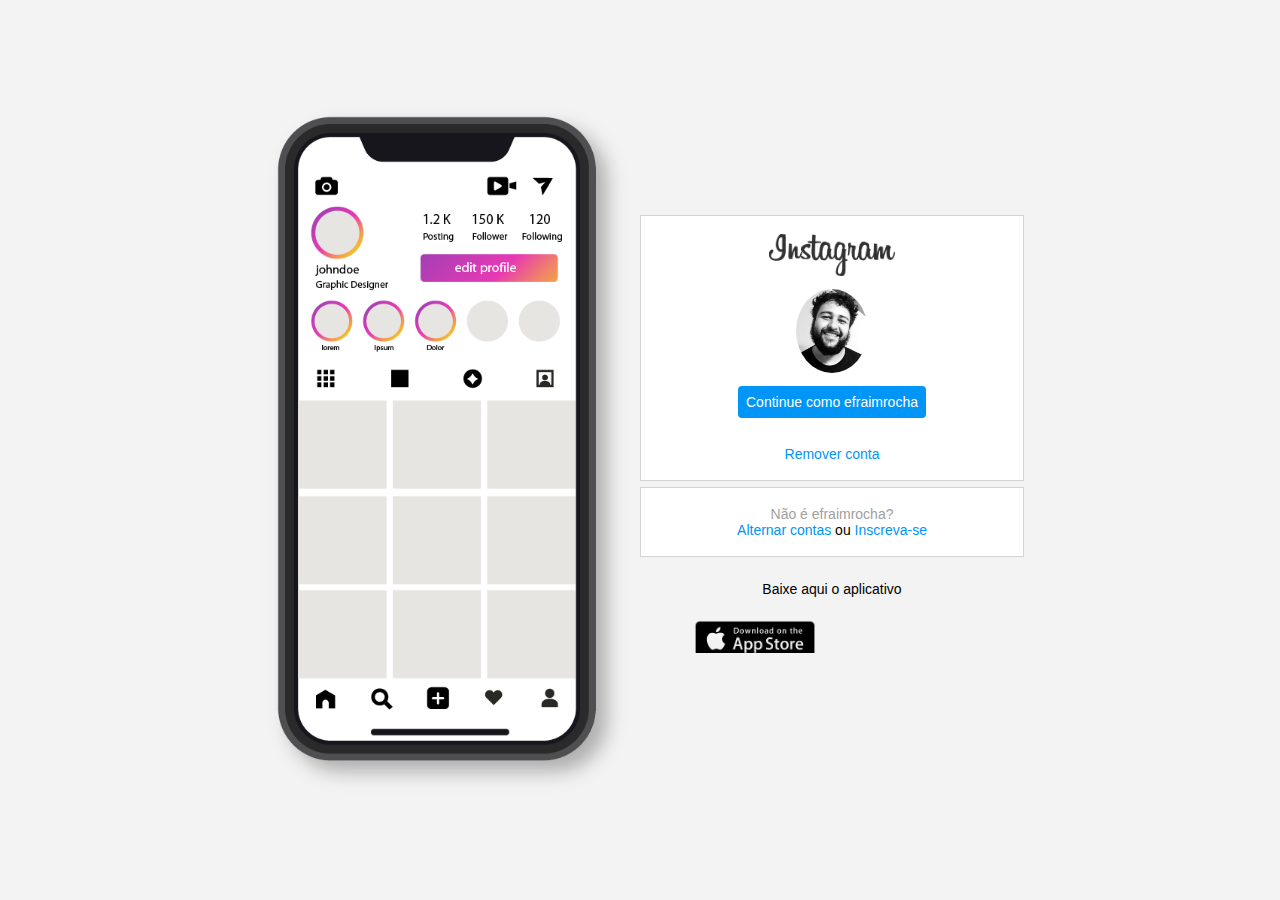
<file: Modulo2_HTML_CSS3_JS/instagram-recriando/index.html>
<!DOCTYPE html>
<html lang="en">
<head>
    <meta charset="UTF-8">
    <meta http-equiv="X-UA-Compatible" content="IE=edge">
    <meta name="viewport" content="width=device-width, initial-scale=1.0">
    <link rel="stylesheet" href="style.css">
    <title>Instagram</title>
</head>
<body>
    <div class="instagram-wrapper">
        <div class="instagram-phone">
            <img src="./img/instagram-celular.png" alt="celular">

        </div>
        <div class="instagram-continue">
            <div class="group">
                <img src="./img/logo-instagram.png" class="instagram-logo" alt="instagram logo">
                <div class="profile-photo">
                    <img src=".\img\perfil-instagram.jpg" alt="foto de perfil">
                </div>
                <a href="#" class="instagram-login">Continue como efraimrocha</a>
                <a href="#" class="instagram-logout">Remover conta</a>
            </div>
            <div class="group">
                <p class="not-acount">Não é efraimrocha?</p>
                <p class="notacount">
                    <span class="link-blue">Alternar contas</span>
                    ou
                    <span class="link-blue">Inscreva-se</span>           
                </p>
            </div>
            <div class="get-the-app">
                <p class="get-app">Baixe aqui o aplicativo</p>
                <div class="download">
                    <a href="#" class="app-download"></a>
                    <a href="#" class="app-download"></a>
                </div>
            </div>
        </div>
    </div>
</body>
</html>
</file>
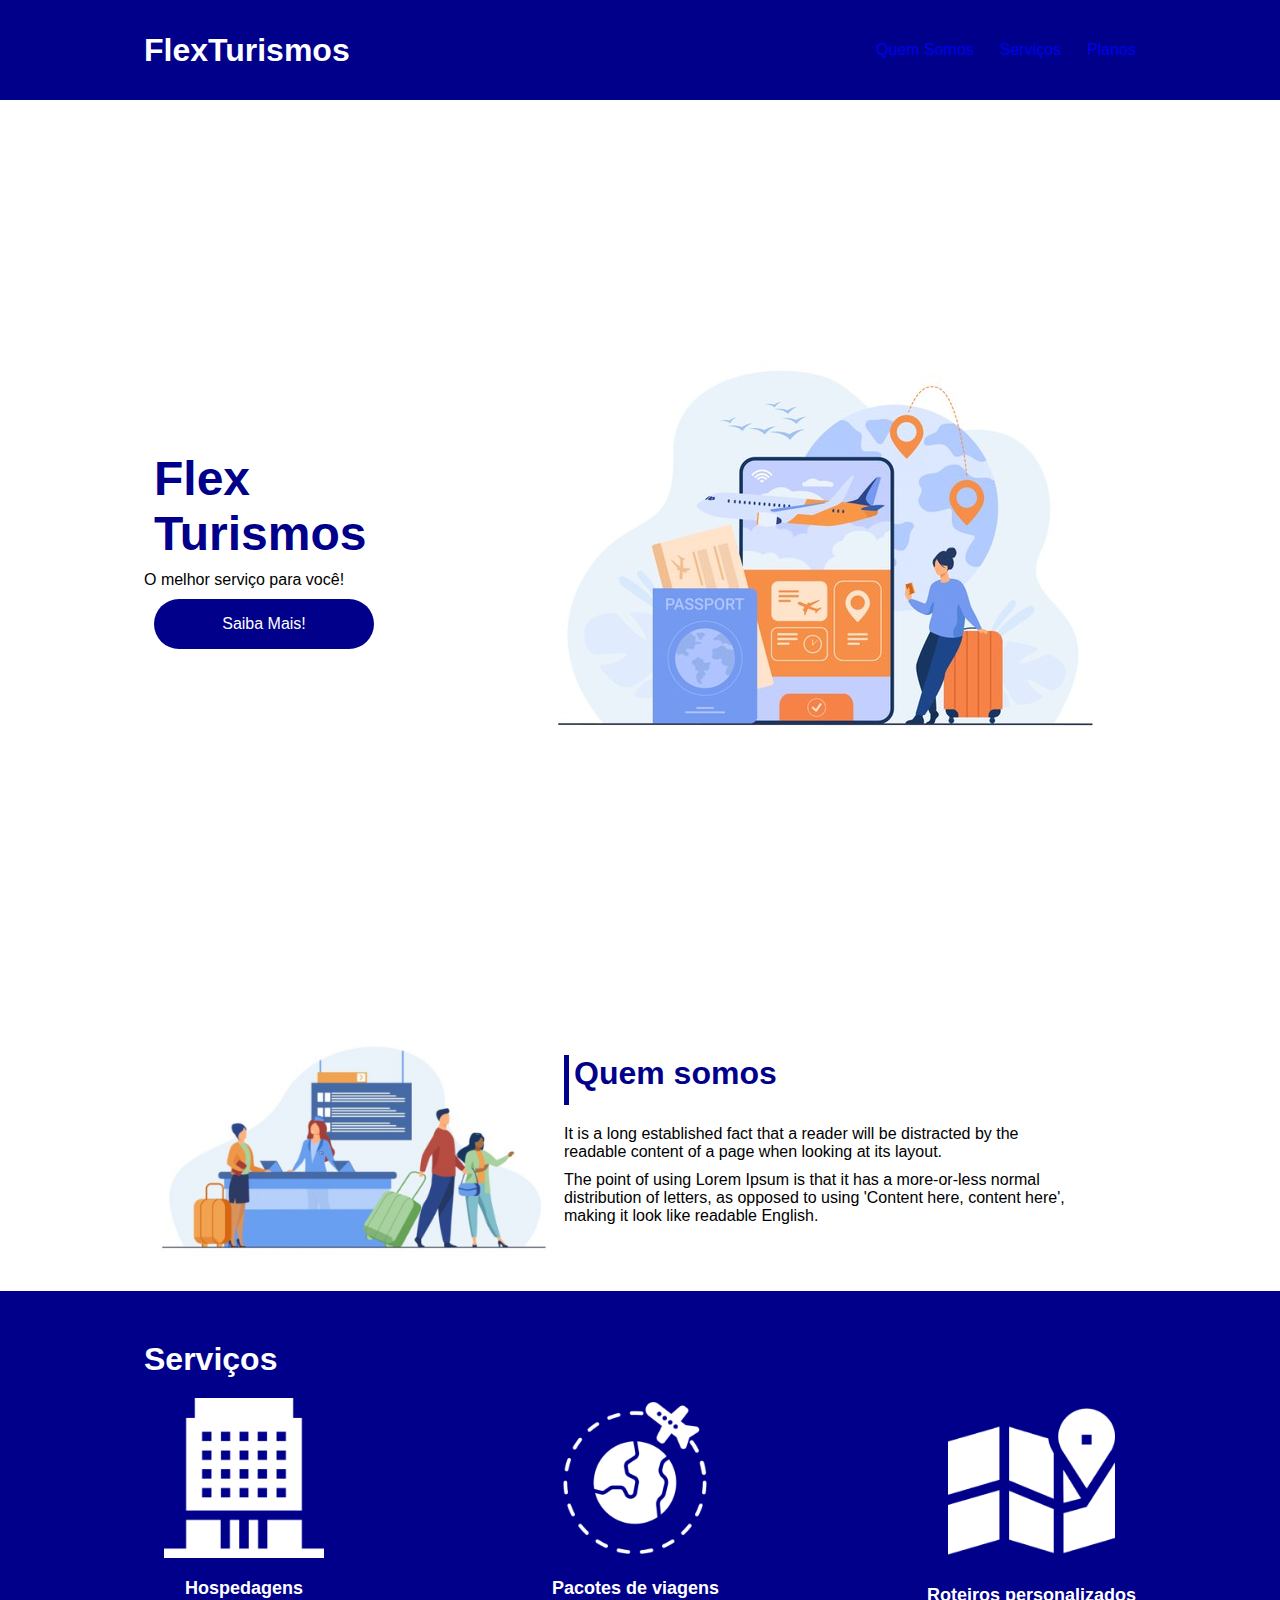
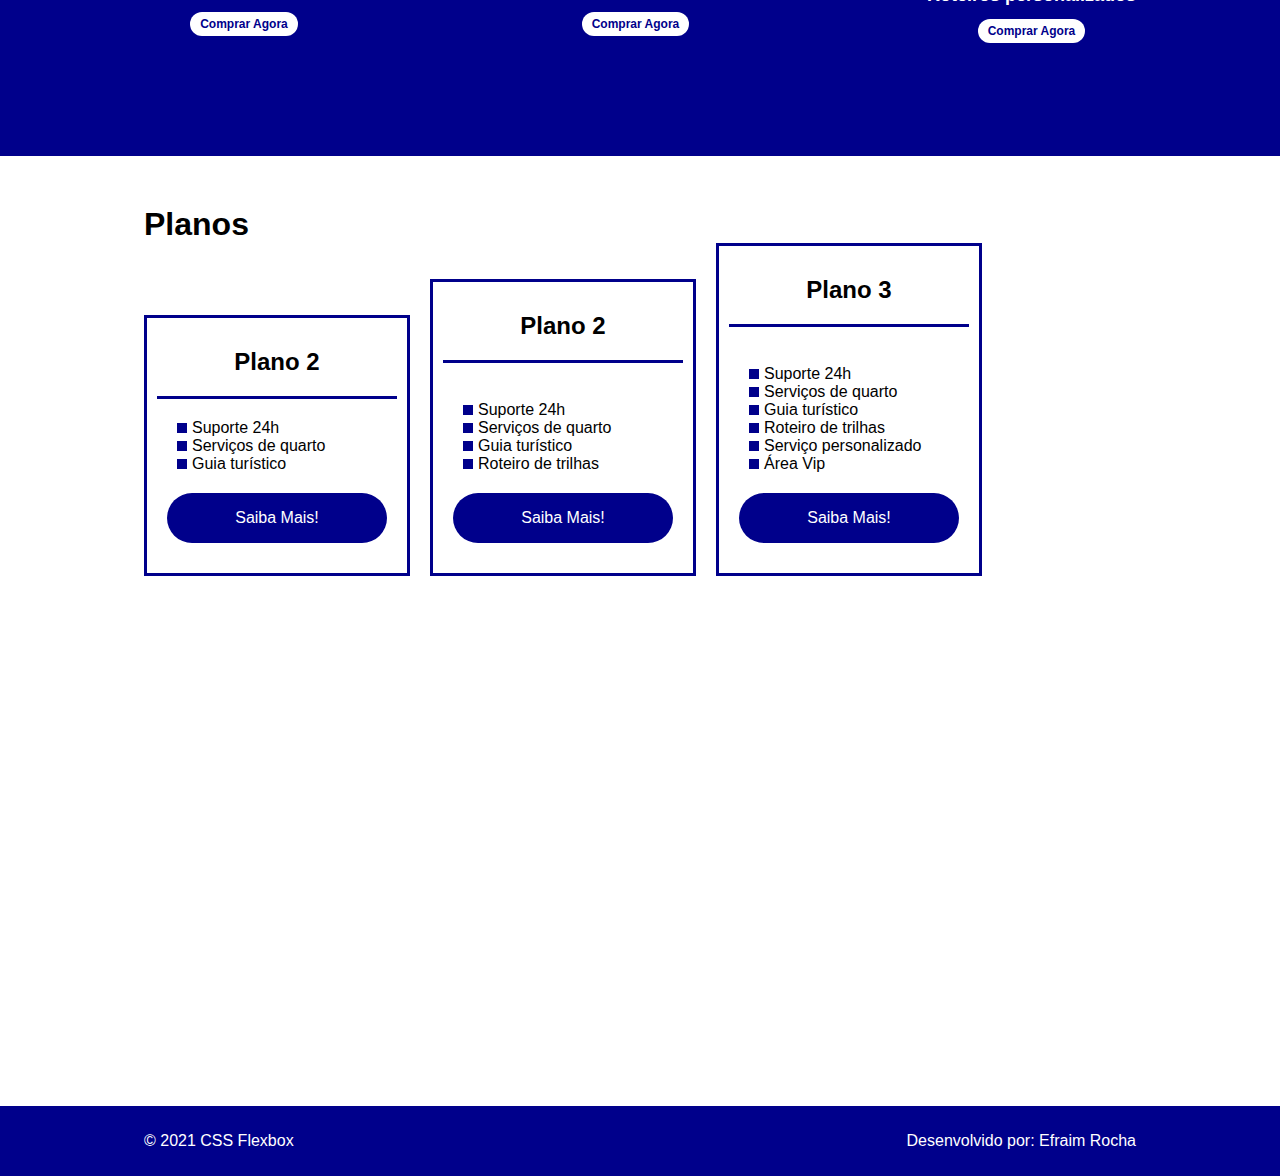
<file: Modulo2_HTML_CSS3_JS/aula3_flex_projeto/project-flexbox-dio/flex-projeto/index.html>
<!DOCTYPE html>
<html lang="pt-br">
<head>
    <meta charset="UTF-8">
    <meta name="viewport" content="width=device-width, initial-scale=1.0">
    <title>Flex Turismos</title>
    <link rel="stylesheet" href="./style.css">
</head>
<body>
    <header>
        <div class="flex-container menu">
            <div><h1>FlexTurismos</h1></div>
            <ul class="list-items">
                <li><a href="#quem-somos">Quem Somos</a></li>
                <li><a href="#servicos">Serviços</a></li>
                <li><a href="#planos">Planos</a></li>
            </div>
        </ul>
        
    </header>

    <div class="flex-container apresentacao">
        <div class="texto-apresentacao">
            <h1>Flex <br>Turismos</h1>
            <p>O melhor serviço para você!</p>
            <a href="" class="btn">Saiba Mais!</a>
        </div>

        <div>
            <div><img src="./images/0-main.png" alt="banner de apresentação"></div>
        </div>
    </div>

    <div class="flex-container" id="quem-somos">
        
        <div>
            <h2>Quem somos</h2>
            <p>It is a long established fact that a reader will be distracted by the readable content of a page when looking at its layout. </p>
            <p>The point of using Lorem Ipsum is that it has a more-or-less normal distribution of letters, as opposed to using 'Content here, content here', making it look like readable English.</p>
        </div>

        <div>
            <img src="./images/1-quem-somos.png" alt="balcão de atendimento">
        </div>
    </div>

    <div class="container-externo">
        <div class="flex-container" id="servicos">
            <div>
                <h2>Serviços</h2>
            </div>

            <div class="list-servicos">
                <div class="item-servico">
                    <div><img src="./images/icon-2.png" alt="hospedagens"></div>
                        <p>Hospedagens</p>
                        <a href="#">Comprar Agora</a>
                </div>

                <div class="item-servico">
                    <div><img src="./images/icon-1.png" alt="pacote de viagens"></div>
                        <p>Pacotes de viagens</p>
                        <a href="#">Comprar Agora</a>
                </div>

                <div class="item-servico">
                    <div><img src="./images/icon-3.png" alt="roteiros personalizados"></div>
                    <p>Roteiros personalizados</p>
                    <a href="#">Comprar Agora</a>
                </div>

            </div>
        </div>
    </div>

    <div class="flex-container" id="planos">
        <div><h2>Planos</h2></div>

        <div class="list-planos">

            <div class="item-plano">
                <h3>Plano 2</h3>
                <ul>
                    <li>Suporte 24h</li>
                    <li>Serviços de quarto</li>
                    <li>Guia turístico</li>
                </ul>
                <a href="#" class="btn">Saiba Mais!</a>
            </div>

            <div class="item-plano">
                <div>
                    <h3>Plano 2</h3>
                    <br>
                    <ul>
                        <li>Suporte 24h</li>
                        <li>Serviços de quarto</li>
                        <li>Guia turístico</li>
                        <li>Roteiro de trilhas</li>
                    </ul>
                    <a href="#" class="btn">Saiba Mais!</a>
                </div>
            </div>

            <div class="item-plano"> 
                <div>
                    <h3>Plano 3</h3>
                    <br>
                    <ul>
                        <li>Suporte 24h</li>
                        <li>Serviços de quarto</li>
                        <li>Guia turístico</li>
                        <li>Roteiro de trilhas</li>
                        <li>Serviço personalizado</li>
                        <li>Área Vip</li>
                    </ul>
                    <a href="#" class="btn">Saiba Mais!</a>
                </div>
            </div>

        </div>
    </div>

    <footer>
        <div class="flex-container footer">
            <p>&copy; 2021 CSS Flexbox</p>
            <p>Desenvolvido por: Efraim Rocha</p>
        </div>
    </footer>
</body>
</html>
</file>
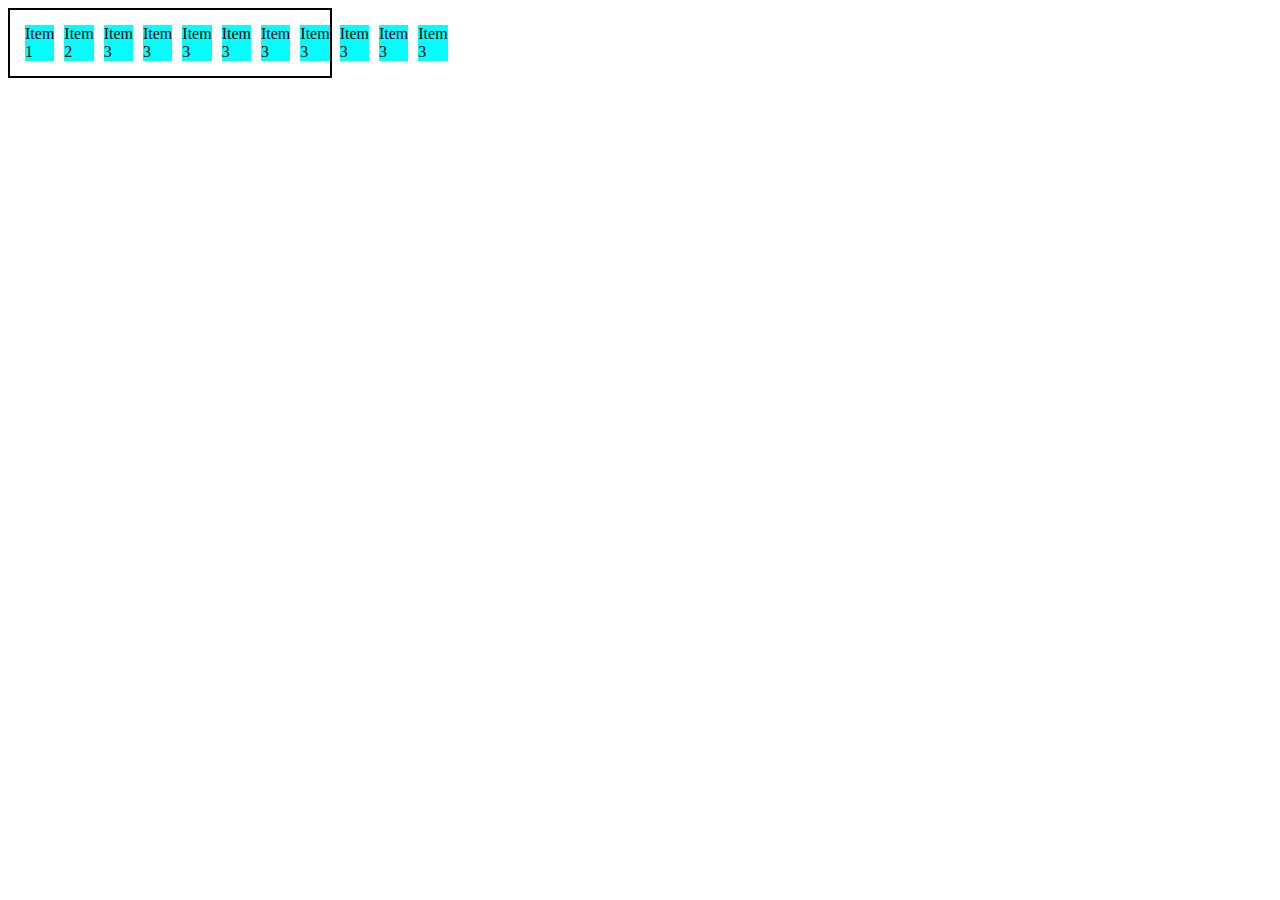
<file: Modulo2_HTML_CSS3_JS/aula2_fundamentos_flexbox/0-display-flex.html>
<!DOCTYPE html>
<html lang="en">
<head>
    <meta charset="UTF-8">
    <meta http-equiv="X-UA-Compatible" content="IE=edge">
    <meta name="viewport" content="width=device-width, initial-scale=1.0">
    <title>Fundamentos - DIplay Flex</title>
    <style>
        .flex{
            max-width: 300px;
            padding: 10px;
            border: 2px solid black;
            display: flex;
        }

        .item{
            background-color: aqua;
            margin: 5px;
        }
    </style>
</head>
<body>
    <div class="flex">
        <div class="item">Item 1</div>
        <div class="item">Item 2</div>
        <div class="item">Item 3</div>
        <div class="item">Item 3</div>
        <div class="item">Item 3</div>
        <div class="item">Item 3</div>
        <div class="item">Item 3</div>
        <div class="item">Item 3</div>
        <div class="item">Item 3</div>
        <div class="item">Item 3</div>
        <div class="item">Item 3</div>
    </div>
</body>
</html>
</file>
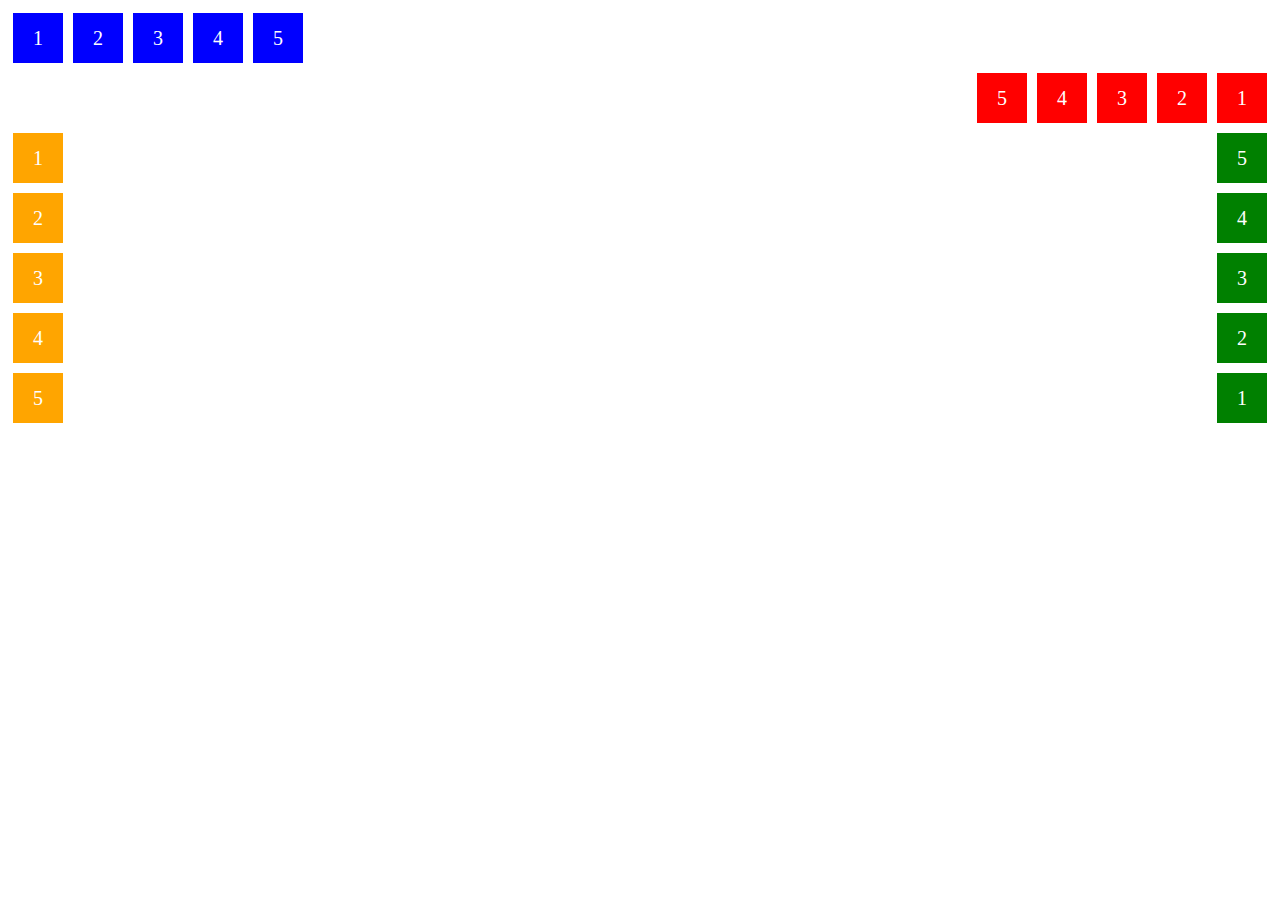
<file: Modulo2_HTML_CSS3_JS/aula2_fundamentos_flexbox/1-flex-direction.html>
<!DOCTYPE html>
<html lang="en">
<head>
    <meta charset="UTF-8">
    <meta http-equiv="X-UA-Compatible" content="IE=edge">
    <meta name="viewport" content="width=device-width, initial-scale=1.0">
    <title>Fundamentos - Flex DIrection</title>

    <style>
        .flex-container{
            margin: 0;
            padding: 0;
            display: flex;
            list-style: none;
            
        }

        .flex-item{
            background: blue;
            height: 50px;
            width: 50px;
            line-height: 50px;
            font-size: 20px;
            color: white;
            text-align: center;
            margin: 5px;
        }

        .row{
            flex-direction: row;
            flex-direction: row;
        }

        .row-reverse{
            flex-direction: row-reverse;
        }

        .row-reverse li{
            background-color: red;
            
        }

        .column{
            float: left;
            flex-direction: column;
        }

        .column li{
            background: orange;
        }
        .column-reverse{
            float: right;
            flex-direction: column-reverse;
        }

        .column-reverse li{
            background: green;
        }
    </style>
</head>
<body>
    <ul class="flex-container">
        <li class="flex-item">1</li>
        <li class="flex-item">2</li>
        <li class="flex-item">3</li>
        <li class="flex-item">4</li>
        <li class="flex-item">5</li>
    </ul>

    <ul class="flex-container row-reverse">
        <li class="flex-item">1</li>
        <li class="flex-item">2</li>
        <li class="flex-item">3</li>
        <li class="flex-item">4</li>
        <li class="flex-item">5</li>
    </ul>
    <ul class="flex-container column">
        <li class="flex-item">1</li>
        <li class="flex-item">2</li>
        <li class="flex-item">3</li>
        <li class="flex-item">4</li>
        <li class="flex-item">5</li>
    </ul>
    <ul class="flex-container column-reverse">
        <li class="flex-item">1</li>
        <li class="flex-item">2</li>
        <li class="flex-item">3</li>
        <li class="flex-item">4</li>
        <li class="flex-item">5</li>
    </ul>
</body>
</html>
</file>
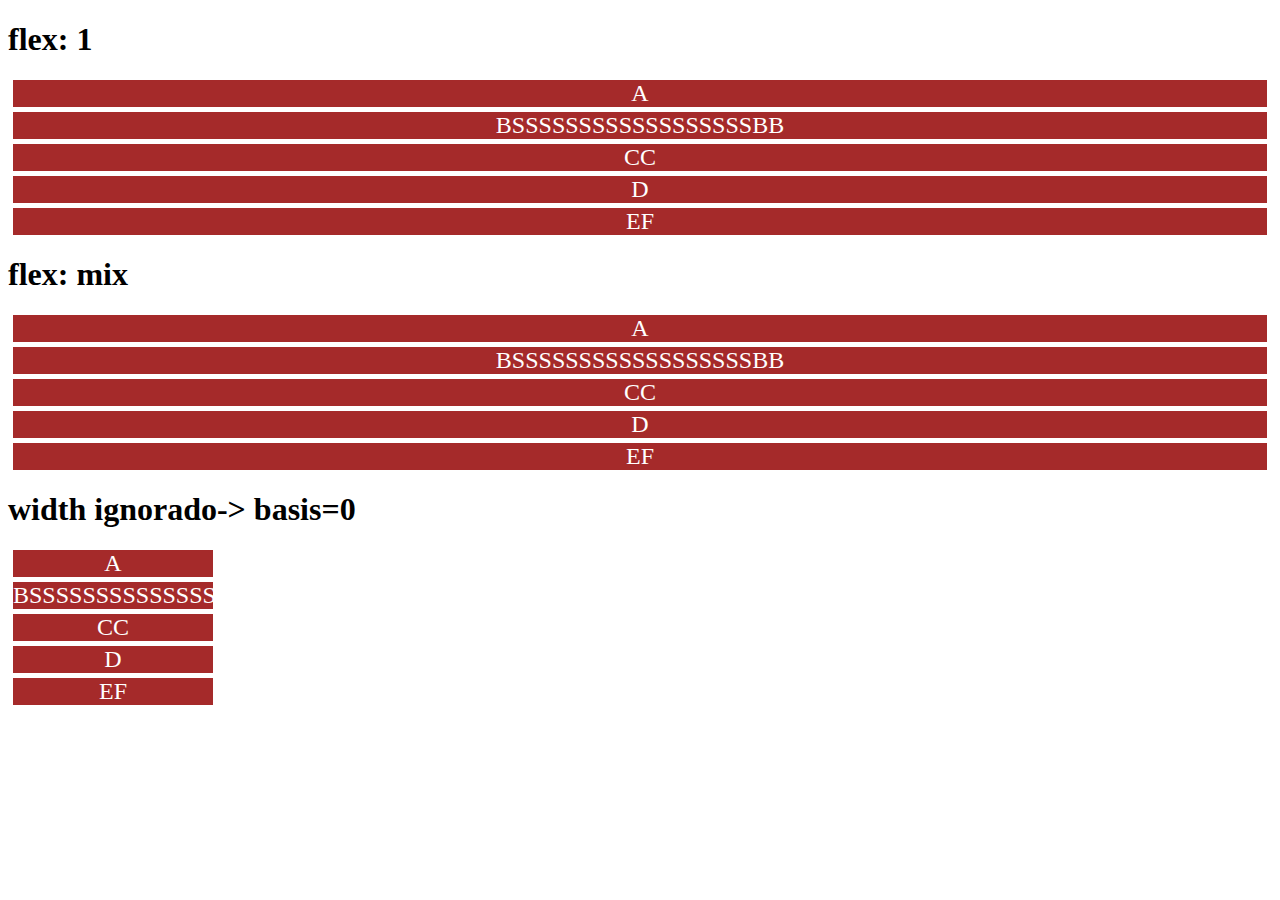
<file: Modulo2_HTML_CSS3_JS/aula2_fundamentos_flexbox/10-flex.html>
<!DOCTYPE html>
<html lang="en">
<head>
    <meta charset="UTF-8">
    <meta http-equiv="X-UA-Compatible" content="IE=edge">
    <meta name="viewport" content="width=device-width, initial-scale=1.0">
    <title>Fundamentos flex</title>

    <style>
        .flex.container{
            display: flex;
            border: 1px solid black;
            max-width: 400px;
            margin-bottom: 10px;

        }

        .item{
            background-color: brown;
            color: white;
            font-size: 24px;
            text-align: center;
            margin: 5px;
        }

        .flex-1{
            flex: 1;
            /* grow=1, shrink=1 e basis=0*/
        }

        .largura{
            width: 200px;
        }
        
        .flex-2{
            flex: 2;
            /* grow=1, shrink=1 e basis=0*/
        }
    </style>
</head>
<body>
    <h1>flex: 1</h1>
    <div class="flex.container">
        <div class="item flex-1">A</div>
        <div class="item flex-1">BSSSSSSSSSSSSSSSSSSBB</div>
        <div class="item flex-1">CC</div>
        <div class="item flex-1">D</div>
        <div class="item flex-1">EF</div>
    </div>

    <h1>flex: mix</h1>
    <div class="flex.container">
        <div class="item flex-1">A</div>
        <div class="item flex-2">BSSSSSSSSSSSSSSSSSSBB</div>
        <div class="item flex-2">CC</div>
        <div class="item flex-2">D</div>
        <div class="item flex-1">EF</div>
    </div>

    <h1>width ignorado-> basis=0</h1>
    <div class="flex.container">
        <div class="item flex-1 largura">A</div>
        <div class="item flex-2 largura">BSSSSSSSSSSSSSSSSSSBB</div>
        <div class="item flex-2 largura">CC</div>
        <div class="item flex-2 largura">D</div>
        <div class="item flex-1 largura">EF</div>
    </div>
</body>
</html>
</file>
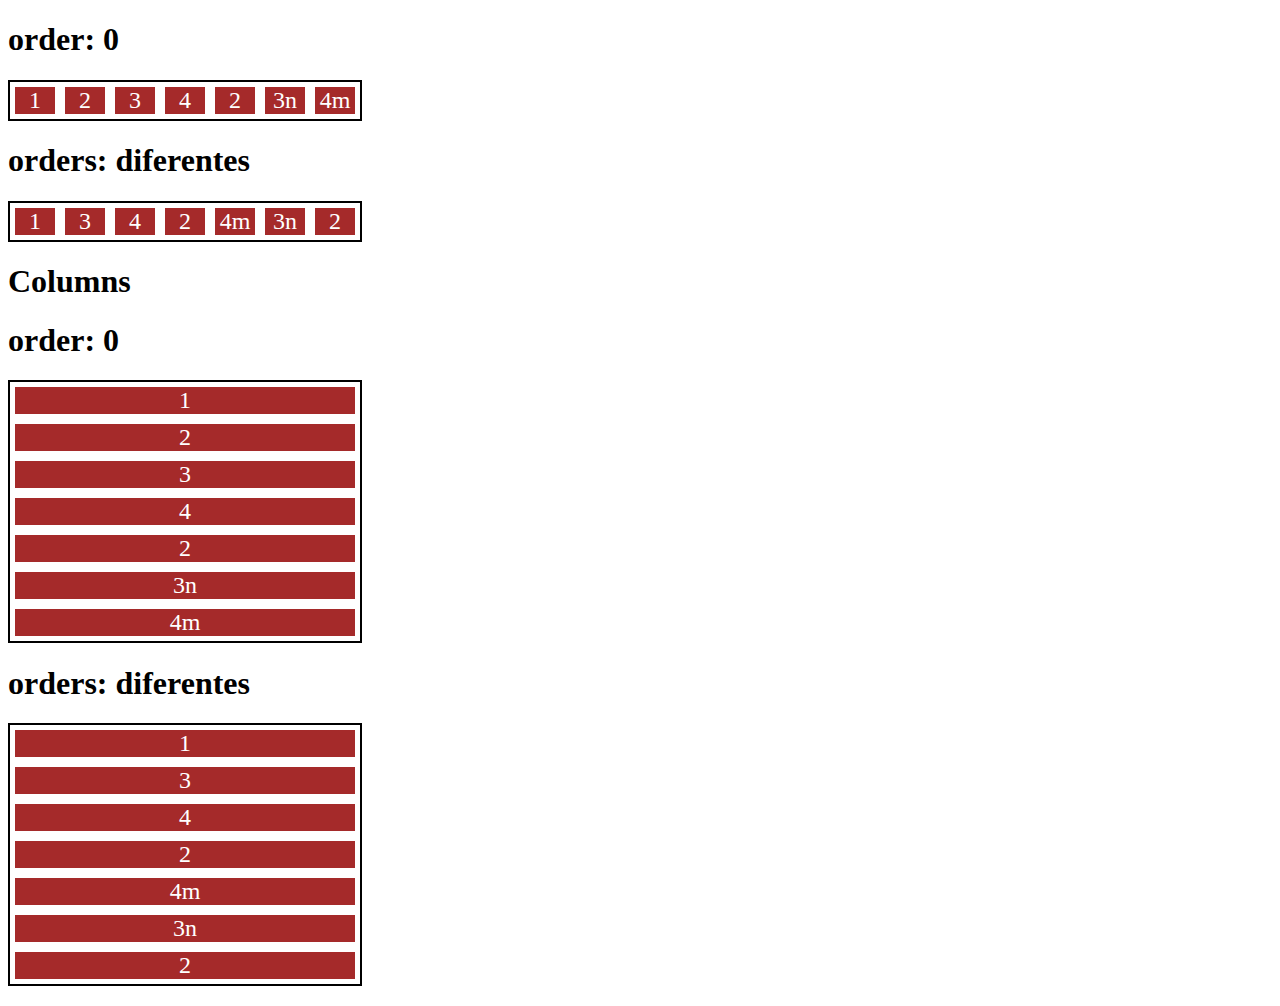
<file: Modulo2_HTML_CSS3_JS/aula2_fundamentos_flexbox/11-flex-order.html>
<!DOCTYPE html>
<html lang="en">
<head>
    <meta charset="UTF-8">
    <meta http-equiv="X-UA-Compatible" content="IE=edge">
    <meta name="viewport" content="width=device-width, initial-scale=1.0">
    <title>Feundamentos - order</title>

    <style>
        .flex-container{
            display: flex;
            max-width: 350px;
            border: 2px solid black;
            margin-bottom: 20px;
        }

        .item{
            flex: 1;
            background-color: brown;
            color: white;
            text-align: center;
            font-size: 24px;
            margin: 5px;
            order: 0;
        }

        .o1{
            order: 1;
        }

        .o2{
            order: 2;
        }

        .o3{
            order: 3;
        }
        
        .o4{
            order: 4;
        }

        .direction{
            flex-direction: column;
        }
    </style>
</head>
<body>
<h1>order: 0</h1>
<div class="flex-container">
    <div class="item">1</div>
    <div class="item">2</div>
    <div class="item">3</div>
    <div class="item">4</div>
    <div class="item">2</div>
    <div class="item">3n</div>
    <div class="item">4m</div>
</div>

<h1>orders: diferentes</h1>
<div class="flex-container">
    <div class="item">1</div>
    <div class="item o4">2</div>
    <div class="item">3</div>
    <div class="item">4</div>
    <div class="item">2</div>
    <div class="item o3">3n</div>
    <div class="item o1">4m</div>
</div>

<h1>Columns</h1>

<h1>order: 0</h1>
<div class="flex-container direction">
    <div class="item">1</div>
    <div class="item">2</div>
    <div class="item">3</div>
    <div class="item">4</div>
    <div class="item">2</div>
    <div class="item">3n</div>
    <div class="item">4m</div>
</div>

<h1>orders: diferentes</h1>
<div class="flex-container direction">
    <div class="item">1</div>
    <div class="item o4">2</div>
    <div class="item">3</div>
    <div class="item">4</div>
    <div class="item">2</div>
    <div class="item o3">3n</div>
    <div class="item o1">4m</div>
</div>
</body>
</html>
</file>
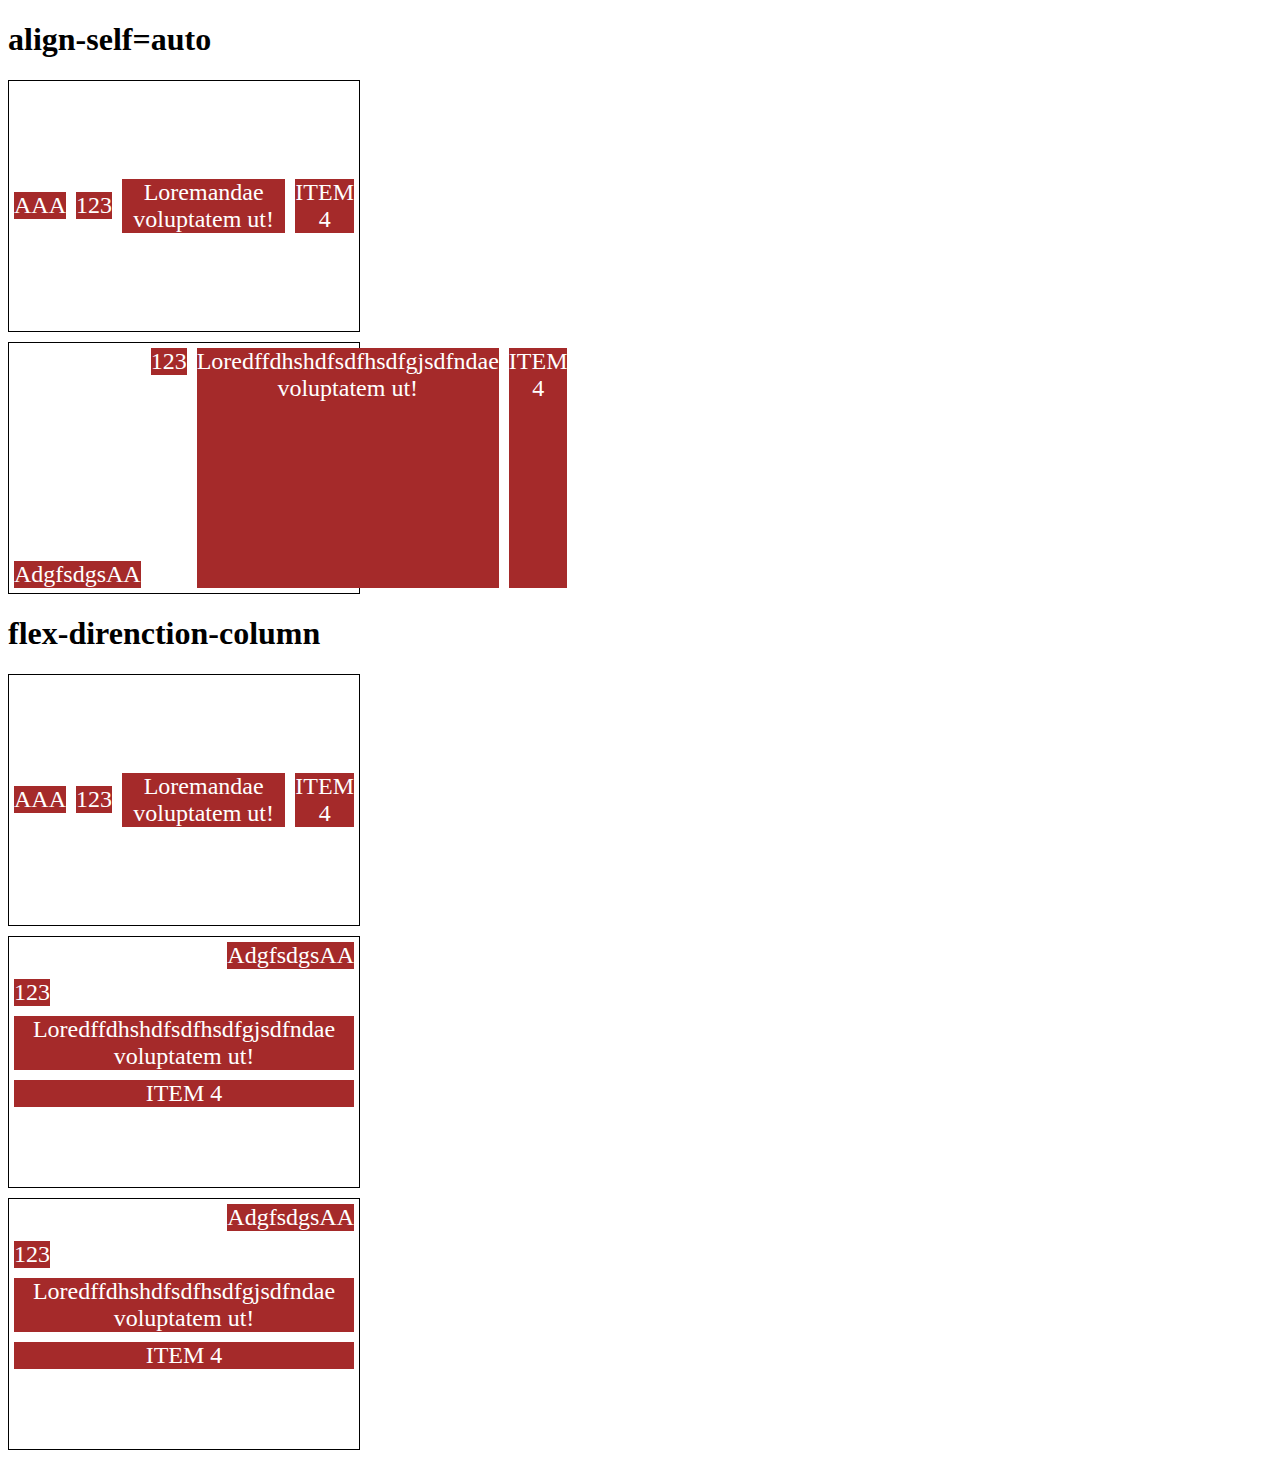
<file: Modulo2_HTML_CSS3_JS/aula2_fundamentos_flexbox/12-align-self.html>
<!DOCTYPE html>
<html lang="en">
<head>
    <meta charset="UTF-8">
    <meta http-equiv="X-UA-Compatible" content="IE=edge">
    <meta name="viewport" content="width=device-width, initial-scale=1.0">
    <title>Fundamentos - align-self</title>

    <style>
        .flex-container{
            max-width: 350px;
            border: 1px solid black;
            margin-bottom: 10px;
            display: flex;
            height: 250px;
            /*align-items: center;*/
        }

        .aling-container{
            align-items: center;
        }

        .item{
            background-color: brown;
            color: white;
            font-size: 24px;
            text-align: center;
            margin: 5px;
        }

        .center{
            align-self: flex-end;
        }

        .start{
            align-self: flex-start;
        }

        .end{
            align-self: flex-end;
        }

        .baseline{
            align-self: baseline;
        }

        .stretch{
            align-self: stretch;
        }

        .auto{
            align-self: auto;
        }

        .direction{
            flex-direction: column;
        }

    </style>
</head>
<body>

    <h1>align-self=auto</h1>
    <section class="flex-container aling-container">
        <div class="item auto">AAA</div>
        <div class="item auto">123</div>
        <div class="item auto">Loremandae voluptatem ut!</div>
        <div class="item auto">ITEM 4 </div>
    </section>

    
    <section class="flex-container">
        <div class="item center">AdgfsdgsAA</div>
        <div class="item start">123</div>
        <div class="item stretch">Loredffdhshdfsdfhsdfgjsdfndae voluptatem ut!</div>
        <div class="item auto">ITEM 4 </div>
    </section>


    <h1>flex-direnction-column</h1>

    <section class="flex-container aling-container column">
        <div class="item auto">AAA</div>
        <div class="item auto">123</div>
        <div class="item auto">Loremandae voluptatem ut!</div>
        <div class="item auto">ITEM 4 </div>
    </section>

    <section class="flex-container direction">
        <div class="item center">AdgfsdgsAA</div>
        <div class="item start">123</div>
        <div class="item stretch">Loredffdhshdfsdfhsdfgjsdfndae voluptatem ut!</div>
        <div class="item auto">ITEM 4 </div>
    </section>

    
    <section class="flex-container direction">
        <div class="item center">AdgfsdgsAA</div>
        <div class="item start">123</div>
        <div class="item stretch">Loredffdhshdfsdfhsdfgjsdfndae voluptatem ut!</div>
        <div class="item auto">ITEM 4 </div>
    </section>
</body>
</html>
</file>
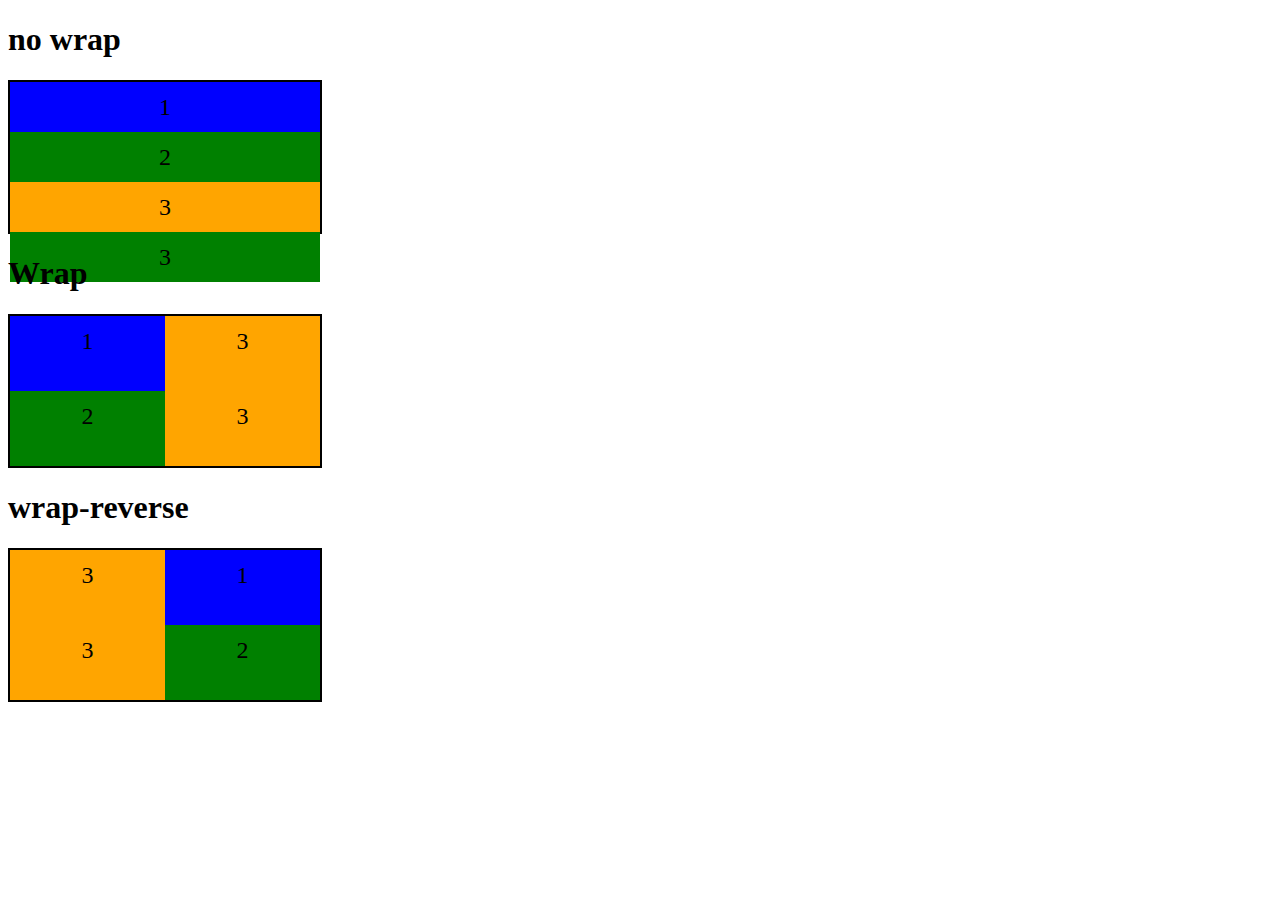
<file: Modulo2_HTML_CSS3_JS/aula2_fundamentos_flexbox/2-flex-wrap.html>
<!DOCTYPE html>
<html lang="en">
<head>
    <meta charset="UTF-8">
    <meta http-equiv="X-UA-Compatible" content="IE=edge">
    <meta name="viewport" content="width=device-width, initial-scale=1.0">
    <title>Fundamentos - Flex Wrap- </title>
    <style>
        .flex-container{
            display: flex;
            height: 150px;
            border: 2px solid black;
            max-width: 310px;
            flex-direction: column;
        }
        .item{
            font-size: 24px;
            height: 50%;
            text-align: center;
            min-width: 100px;
            line-height: 50px;
        }
        .nowrap{
            flex-wrap: nowrap;
        }
        
        .blue{
            background-color: blue;
        }
        .green{
            background-color: green;
        }
        .orange{
            background-color: orange;
        }
        .wrap{
            flex-wrap: wrap;
        }
        .wrap-reverse{
            flex-wrap: wrap-reverse;
        }
    </style>
</head>
<body>

    <h1>no wrap</h1>
    <div class="flex-container nowrap">
        <div class="item blue">1</div>
        <div class="item green">2</div>
        <div class="item orange">3</div>
        <div class="item green">3</div>
    </div>

    <h1>Wrap</h1>
    <div class="flex-container wrap">
        <div class="item blue">1</div>
        <div class="item green">2</div>
        <div class="item orange">3</div>
        <div class="item orange">3</div>
    </div>

    <h1>wrap-reverse</h1>
    <div class="flex-container wrap-reverse">
        <div class="item blue">1</div>
        <div class="item green">2</div>
        <div class="item orange">3</div>
        <div class="item orange">3</div>

    </div>
</body>
</body>
</html>
</file>
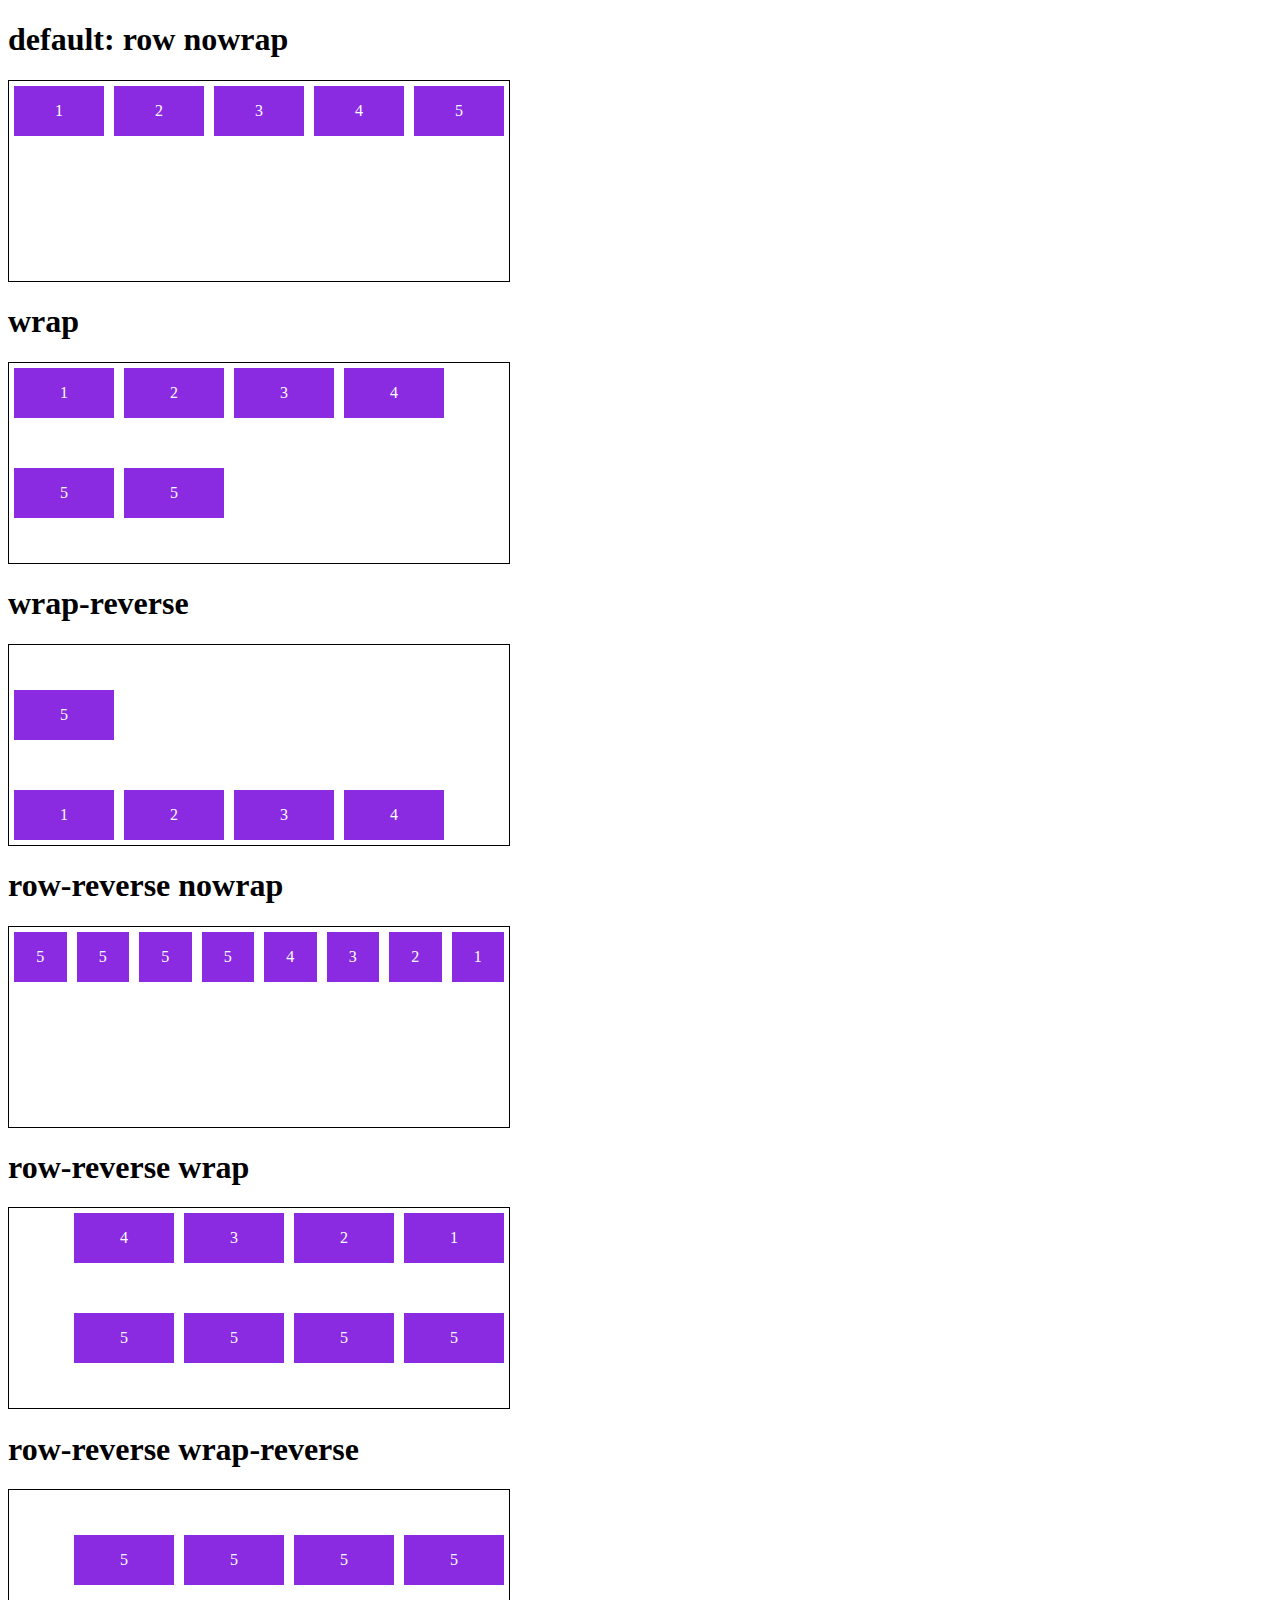
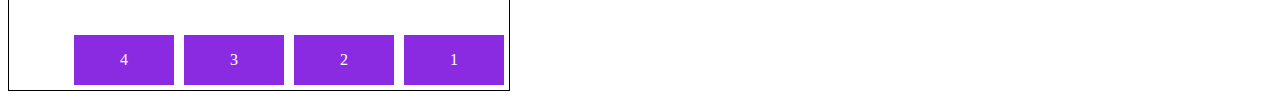
<file: Modulo2_HTML_CSS3_JS/aula2_fundamentos_flexbox/3-flex-flow.html>
<!DOCTYPE html>
<html lang="en">
<head>
    <meta charset="UTF-8">
    <meta http-equiv="X-UA-Compatible" content="IE=edge">
    <meta name="viewport" content="width=device-width, initial-scale=1.0">
    <title>Fundamentos - Flex flow</title>

    <style>
        .flex-container{
            display: flex;
            flex-flow: row nowrap;
            border: 1px solid black;
            max-width: 500px;
            margin-bottom: 10px;
            height: 200px;

        }


        .default{
            flex-flow: row nowrap;
        }

        .wrap{
            flex-flow: row wrap;
        }

        .wrap-reverse{
            flex-flow: row wrap-reverse;
        }

        .nowrap{
            flex-flow: row nowrap;
        }
        .r-nowrap{
            flex-flow: row-reverse nowrap;
        }
        .r-wrap{
            flex-flow: row-reverse wrap;
        }
        .rr-wrap{
            flex-flow: row-reverse wrap-reverse;
        }
        
        .item{
            background-color: blueviolet;
            margin: 5px;
            color: white;
            text-align: center;
            width: 100px;
            height: 50px;
            line-height: 50px;
        }
    
    </style>
</head>
<body>
    <h1>default: row nowrap</h1>
    <div class="flex-container default">
        <div class="item">1</div>
        <div class="item">2</div>
        <div class="item">3</div>
        <div class="item">4</div>
        <div class="item">5</div>
    </div>

    <h1>wrap</h1>
    <div class="flex-container wrap">
        <div class="item">1</div>
        <div class="item">2</div>
        <div class="item">3</div>
        <div class="item">4</div>
        <div class="item">5</div>
        <div class="item">5</div>
    </div>
    <h1>wrap-reverse</h1>
    <div class="flex-container wrap-reverse">
        <div class="item">1</div>
        <div class="item">2</div>
        <div class="item">3</div>
        <div class="item">4</div>
        <div class="item">5</div>
        
    </div>

    <h1>row-reverse nowrap</h1>
    <div class="flex-container r-nowrap">
        <div class="item">1</div>
        <div class="item">2</div>
        <div class="item">3</div>
        <div class="item">4</div>
        <div class="item">5</div>
        <div class="item">5</div>
        <div class="item">5</div>
        <div class="item">5</div>
    </div>

    <h1>row-reverse wrap</h1>
    <div class="flex-container r-wrap">
        <div class="item">1</div>
        <div class="item">2</div>
        <div class="item">3</div>
        <div class="item">4</div>
        <div class="item">5</div>
        <div class="item">5</div>
        <div class="item">5</div>
        <div class="item">5</div>
    </div>

    <h1>row-reverse wrap-reverse</h1>
    <div class="flex-container rr-wrap">
        <div class="item">1</div>
        <div class="item">2</div>
        <div class="item">3</div>
        <div class="item">4</div>
        <div class="item">5</div>
        <div class="item">5</div>
        <div class="item">5</div>
        <div class="item">5</div>
    </div>
</body>
</html>
</file>
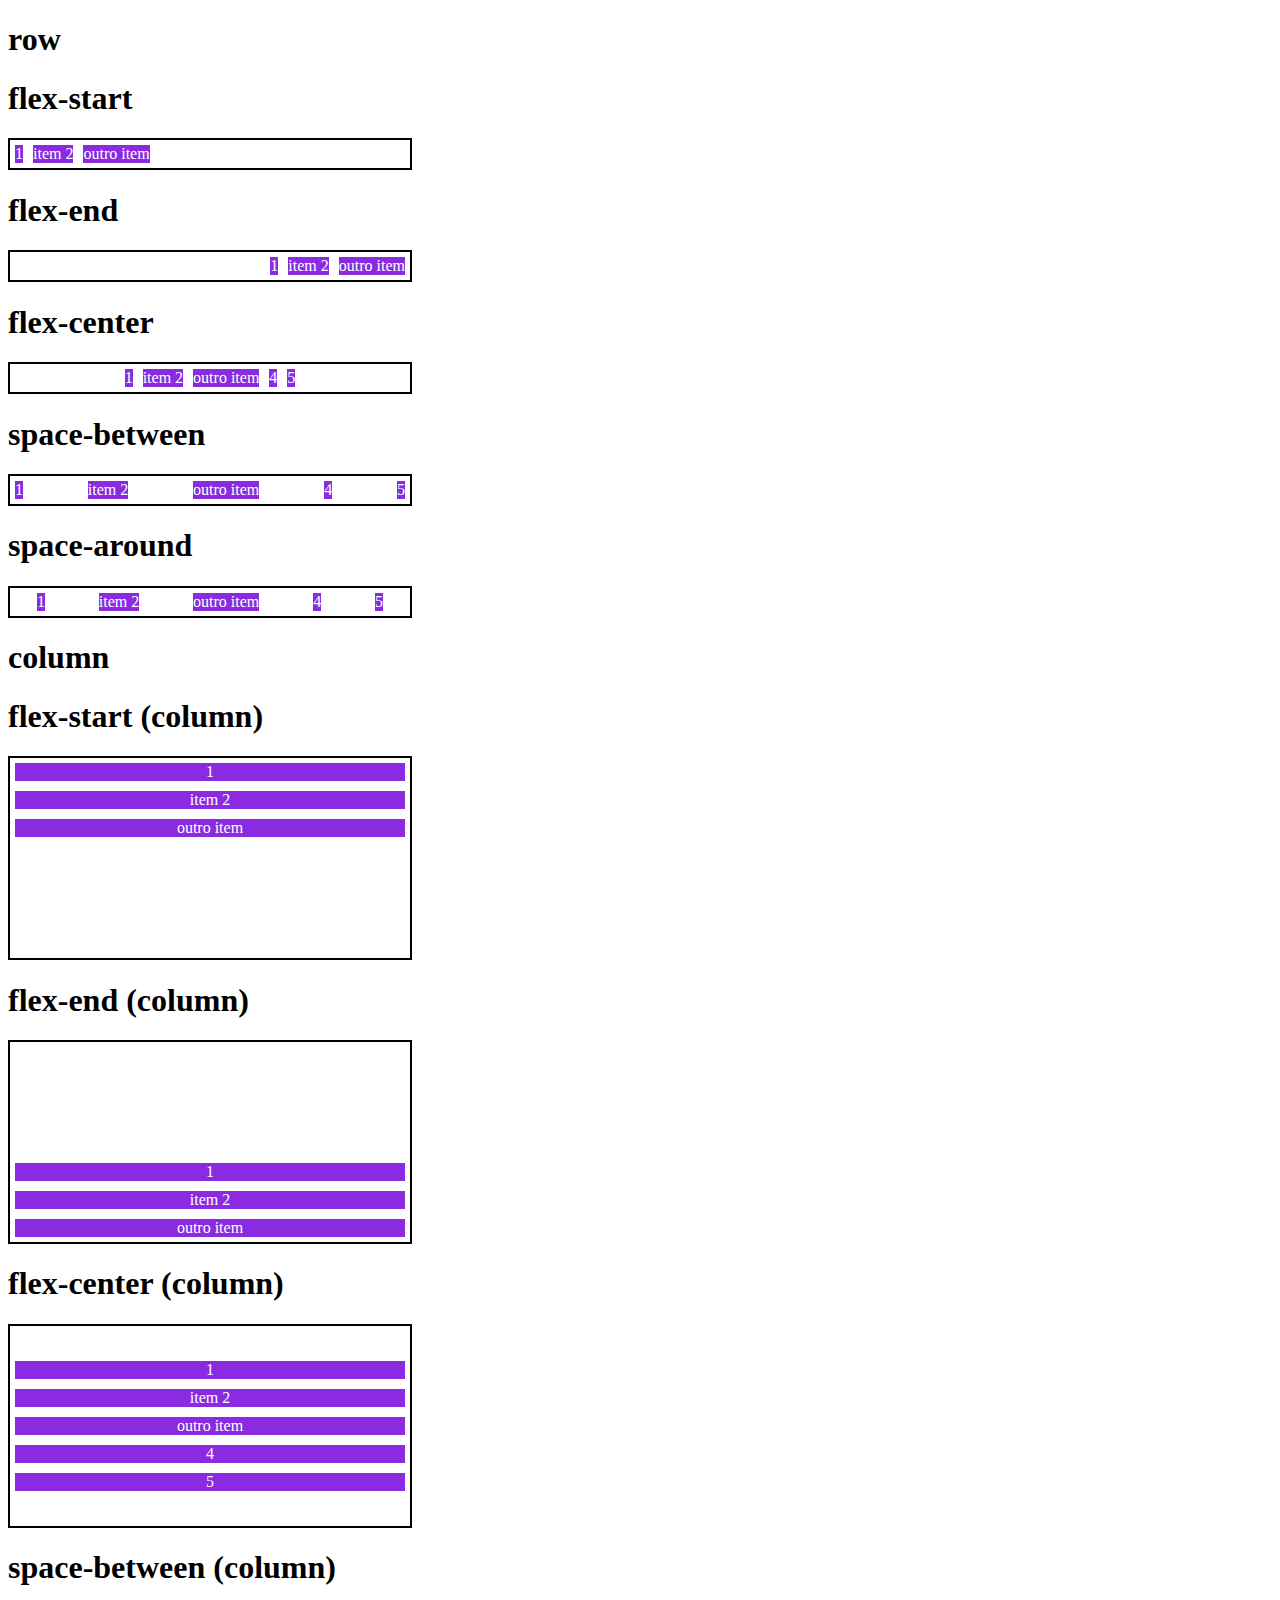
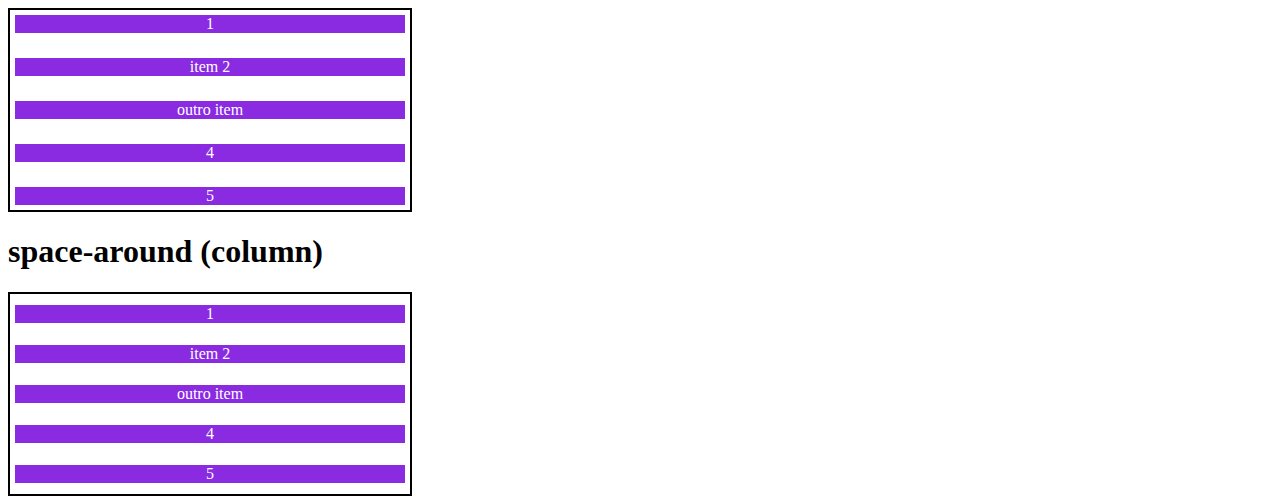
<file: Modulo2_HTML_CSS3_JS/aula2_fundamentos_flexbox/4-justify-content.html>
<!DOCTYPE html>
<html lang="en">
<head>
    <meta charset="UTF-8">
    <meta http-equiv="X-UA-Compatible" content="IE=edge">
    <meta name="viewport" content="width=device-width, initial-scale=1.0">
    <title>Fundamentos justify-contnt</title>

    <style>
        .container{
            max-width: 400px;
            border: 2px solid black;
            margin: 0;
            display: flex;
        }

        .item{
            background: blueviolet;
            margin: 5px;
            text-align: center;
            color: white;
        }

        .flex-start{
            justify-content: flex-start;
        }

        .flex-end{
            justify-content: flex-end;
        }
        .flex-center{
            justify-content: center;
        }

        .space-between{
            justify-content: space-between;
        }

        .space-around{
            justify-content: space-around;
        }

        .column{
            flex-direction: column;
            min-height: 200px;
        }

        .center{
            justify-content: center;
        }
    </style>
</head>
<body>
    <h1>row</h1>
    <h1>flex-start</h1>
    <section class="container flex-start">
        <div class="item">1</div>
        <div class="item">item 2</div>
        <div class="item">outro item</div>
    </section>

    <h1>flex-end</h1>
    <section class="container flex-end">
        <div class="item">1</div>
        <div class="item">item 2</div>
        <div class="item">outro item</div>
    </section>

    
    <h1>flex-center</h1>
    <section class="container flex-center">
        <div class="item">1</div>
        <div class="item">item 2</div>
        <div class="item">outro item</div>
        <div class="item">4</div>
        <div class="item">5</div>
    </section>

    <h1>space-between</h1>
    <section class="container space-between">
        <div class="item">1</div>
        <div class="item">item 2</div>
        <div class="item">outro item</div>
        <div class="item">4</div>
        <div class="item">5</div>
    </section>

    <h1>space-around</h1>
    <section class="container space-around">
        <div class="item">1</div>
        <div class="item">item 2</div>
        <div class="item">outro item</div>
        <div class="item">4</div>
        <div class="item">5</div>
    </section>

    <h1>column</h1>
    <h1>flex-start (column)</h1>
    <section class="container flex-start column">
        <div class="item">1</div>
        <div class="item">item 2</div>
        <div class="item">outro item</div>
    </section>

    <h1>flex-end (column)</h1>
    <section class="container flex-end column">
        <div class="item">1</div>
        <div class="item">item 2</div>
        <div class="item">outro item</div>
    </section>

    
    <h1>flex-center (column)</h1>
    <section class="container flex-center column">
        <div class="item">1</div>
        <div class="item">item 2</div>
        <div class="item">outro item</div>
        <div class="item">4</div>
        <div class="item">5</div>
    </section>

    <h1>space-between (column)</h1>
    <section class="container space-between column">
        <div class="item">1</div>
        <div class="item">item 2</div>
        <div class="item">outro item</div>
        <div class="item">4</div>
        <div class="item">5</div>
    </section>

    <h1>space-around (column)</h1>
    <section class="container space-around column">
        <div class="item">1</div>
        <div class="item">item 2</div>
        <div class="item">outro item</div>
        <div class="item">4</div>
        <div class="item">5</div>
    </section>

</body>
</html>
</file>
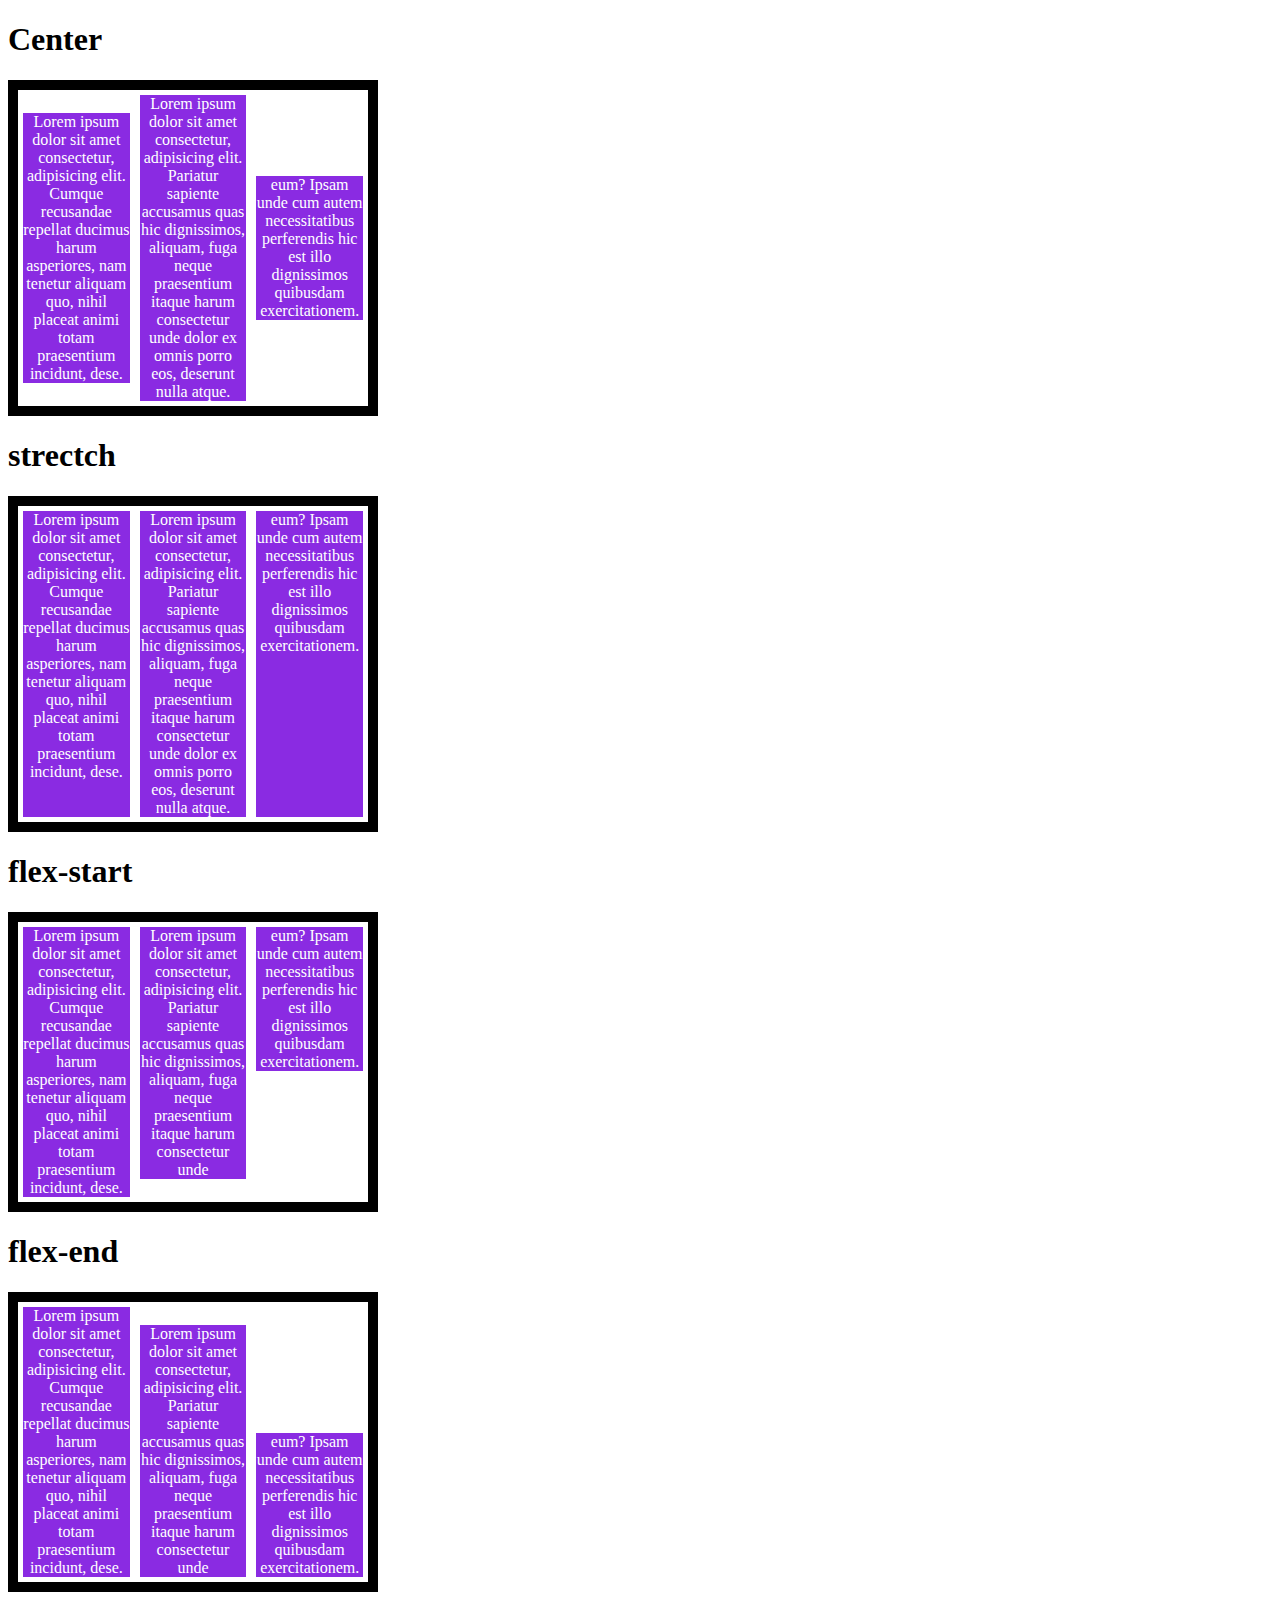
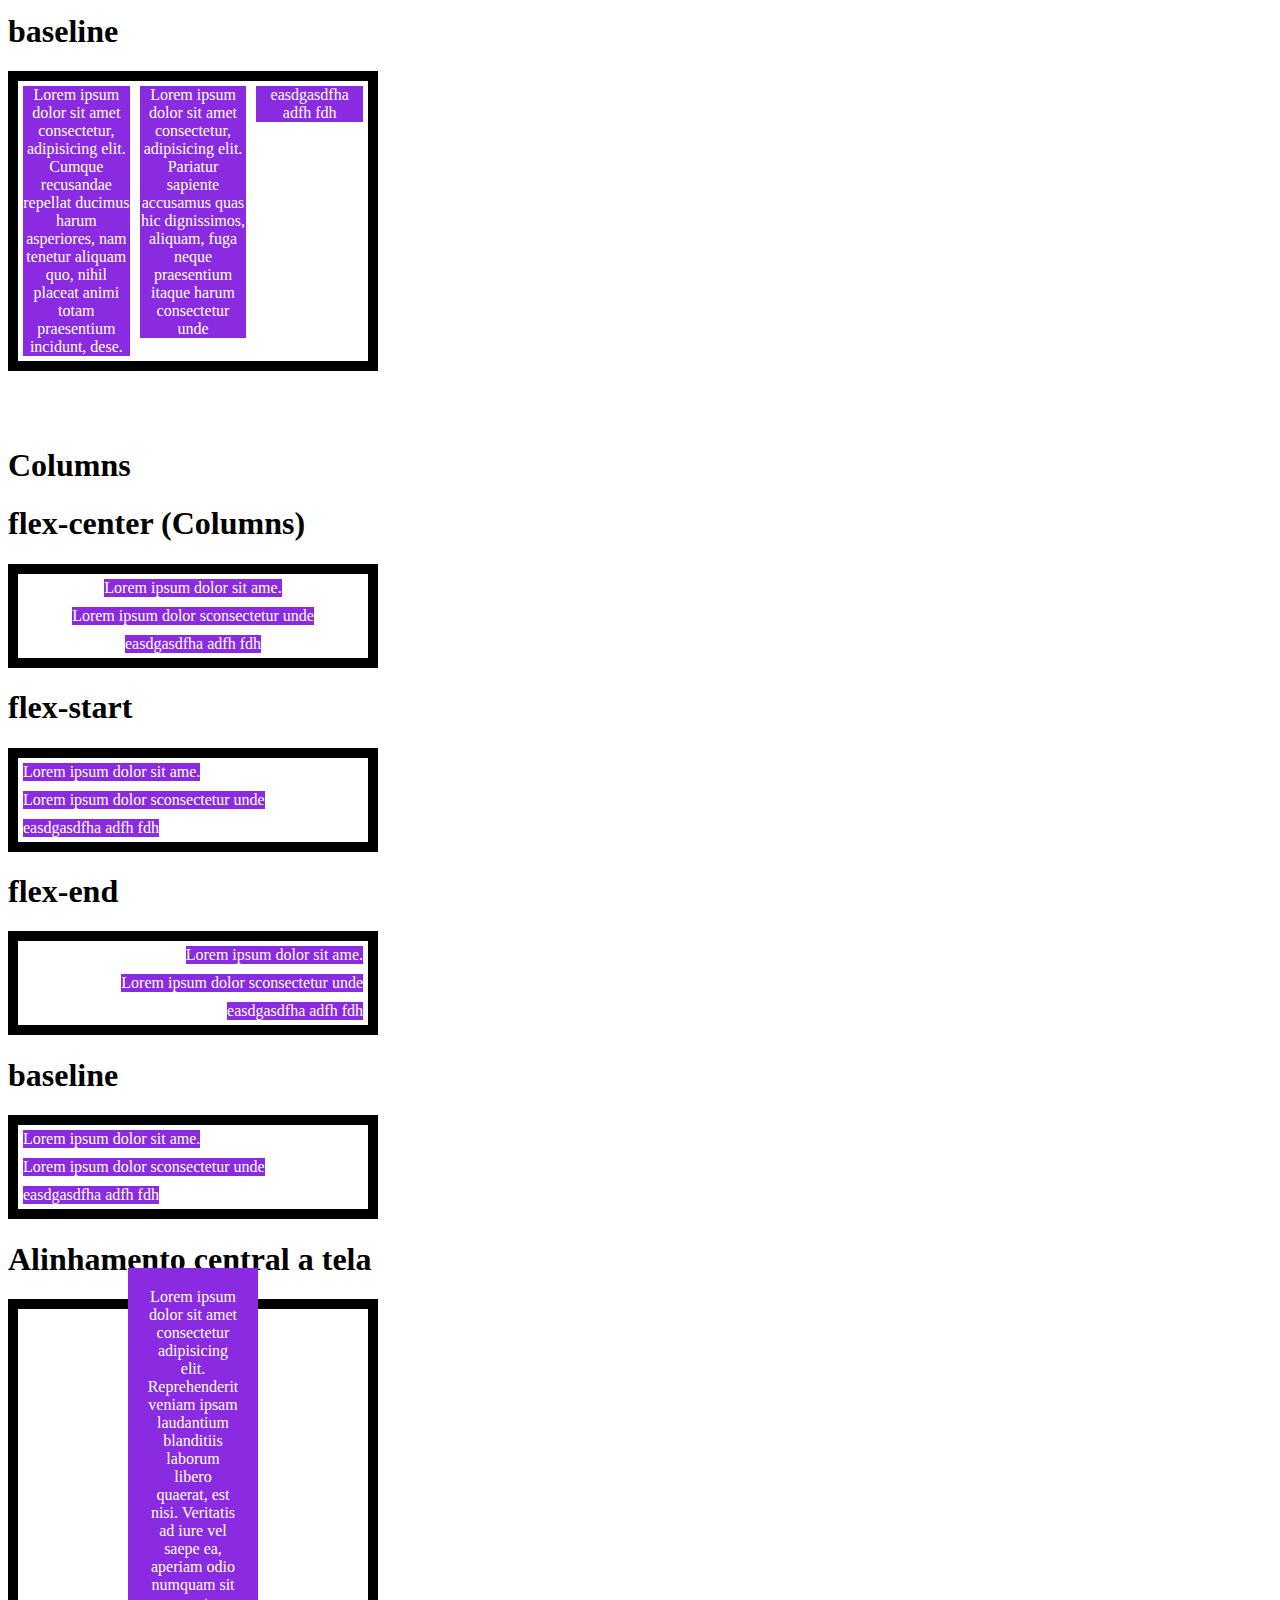
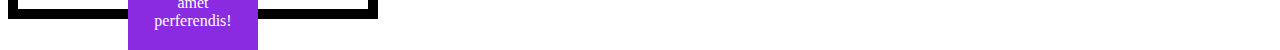
<file: Modulo2_HTML_CSS3_JS/aula2_fundamentos_flexbox/5-aligin-items.html>
<!DOCTYPE html>
<html lang="en">
<head>
    <meta charset="UTF-8">
    <meta http-equiv="X-UA-Compatible" content="IE=edge">
    <meta name="viewport" content="width=device-width, initial-scale=1.0">
    <title>Fundamentos aligin-items</title>

    <style>

        .container{
            max-width: 350px;
            border: 10px solid black;
            display: flex;
        }

        .item{
            background-color: blueviolet;
            margin: 5px;
            color: white;
            text-align: center;
            flex: 1;
        }

        .flex{
            flex: 1;
        }
        .center{
            align-items: center;
        } 
        .stretch{
            align-items: stretch;
        }

        .start{
            align-items: flex-start;
        }

        .end{
            align-items: flex-end ;
        }

        .baseline{
            align-items: baseline;
        }

        .column{
            flex-direction: column;
        }

        .central{
            height: 300px;
            justify-content: center;
            align-items: center;
        }

        .central .item{
            flex: 0;
            padding: 20px;
        }
    </style>
</head>
<body>
    <h1>Center</h1>
    <section class="container center">
        <div class="item">Lorem ipsum dolor sit amet consectetur, adipisicing elit. Cumque recusandae repellat ducimus harum asperiores, nam tenetur aliquam quo, nihil placeat animi totam praesentium incidunt, dese.</div>
        <div class="item">Lorem ipsum dolor sit amet consectetur, adipisicing elit. Pariatur sapiente accusamus quas hic dignissimos, aliquam, fuga neque praesentium itaque harum consectetur unde dolor ex omnis porro eos, deserunt nulla atque.</div>
        <div class="item">eum? Ipsam unde cum autem necessitatibus perferendis hic est illo dignissimos quibusdam exercitationem.</div>
    </section>

    <h1>strectch</h1>
    <section class="container stretch">
        <div class="item">Lorem ipsum dolor sit amet consectetur, adipisicing elit. Cumque recusandae repellat ducimus harum asperiores, nam tenetur aliquam quo, nihil placeat animi totam praesentium incidunt, dese.</div>
        <div class="item">Lorem ipsum dolor sit amet consectetur, adipisicing elit. Pariatur sapiente accusamus quas hic dignissimos, aliquam, fuga neque praesentium itaque harum consectetur unde dolor ex omnis porro eos, deserunt nulla atque.</div>
        <div class="item">eum? Ipsam unde cum autem necessitatibus perferendis hic est illo dignissimos quibusdam exercitationem.</div>
    </section>

    <h1>flex-start</h1>
    <section class="container start">
        <div class="item">Lorem ipsum dolor sit amet consectetur, adipisicing elit. Cumque recusandae repellat ducimus harum asperiores, nam tenetur aliquam quo, nihil placeat animi totam praesentium incidunt, dese.</div>
        <div class="item">Lorem ipsum dolor sit amet consectetur, adipisicing elit. Pariatur sapiente accusamus quas hic dignissimos, aliquam, fuga neque praesentium itaque harum consectetur unde </div>
        <div class="item">eum? Ipsam unde cum autem necessitatibus perferendis hic est illo dignissimos quibusdam exercitationem.</div>
    </section>

    <h1>flex-end</h1>
    <section class="container end">
        <div class="item">Lorem ipsum dolor sit amet consectetur, adipisicing elit. Cumque recusandae repellat ducimus harum asperiores, nam tenetur aliquam quo, nihil placeat animi totam praesentium incidunt, dese.</div>
        <div class="item">Lorem ipsum dolor sit amet consectetur, adipisicing elit. Pariatur sapiente accusamus quas hic dignissimos, aliquam, fuga neque praesentium itaque harum consectetur unde </div>
        <div class="item">eum? Ipsam unde cum autem necessitatibus perferendis hic est illo dignissimos quibusdam exercitationem.</div>
    </section>

    <h1>baseline</h1>
    <section class="container baseline">
        <div class="item">Lorem ipsum dolor sit amet consectetur, adipisicing elit.<br> Cumque recusandae repellat ducimus harum asperiores, nam tenetur aliquam quo, nihil placeat animi totam praesentium incidunt, dese.</div>
        <div class="item">Lorem ipsum dolor sit amet consectetur, adipisicing elit. Pariatur sapiente accusamus quas hic dignissimos, aliquam, fuga neque praesentium itaque harum consectetur unde </div>
        <div class="item">easdgasdfha adfh fdh <dfn></dfn>
    </section>

    <br><br><br>

    <h1>Columns</h1>

    <h1>flex-center (Columns)</h1>
    <section class="container center column">
        <div class="item">Lorem ipsum dolor sit ame.</div>
        <div class="item">Lorem ipsum dolor sconsectetur unde </div>
        <div class="item">easdgasdfha adfh fdh <dfn></dfn>
    </section>

    <h1>flex-start</h1>
    <section class="container start column">
        <div class="item">Lorem ipsum dolor sit ame.</div>
        <div class="item">Lorem ipsum dolor sconsectetur unde </div>
        <div class="item">easdgasdfha adfh fdh <dfn></dfn>
    </section>

    <h1>flex-end</h1>
    <section class="container end column">
        <div class="item">Lorem ipsum dolor sit ame.</div>
        <div class="item">Lorem ipsum dolor sconsectetur unde </div>
        <div class="item">easdgasdfha adfh fdh <dfn></dfn>
    </section>

    <h1>baseline</h1>
    <section class="container baseline column">
        <div class="item">Lorem ipsum dolor sit ame.</div>
        <div class="item">Lorem ipsum dolor sconsectetur unde </div>
        <div class="item">easdgasdfha adfh fdh <dfn></dfn>
    </section>

    <h1>Alinhamento central a tela</h1>
    <section class="container central center">
        <div class="item">Lorem ipsum dolor sit amet consectetur adipisicing elit. Reprehenderit veniam ipsam laudantium blanditiis laborum libero quaerat, est nisi. Veritatis ad iure vel saepe ea, aperiam odio numquam sit amet perferendis!</div>
    </section>
</body>
</html>
</file>
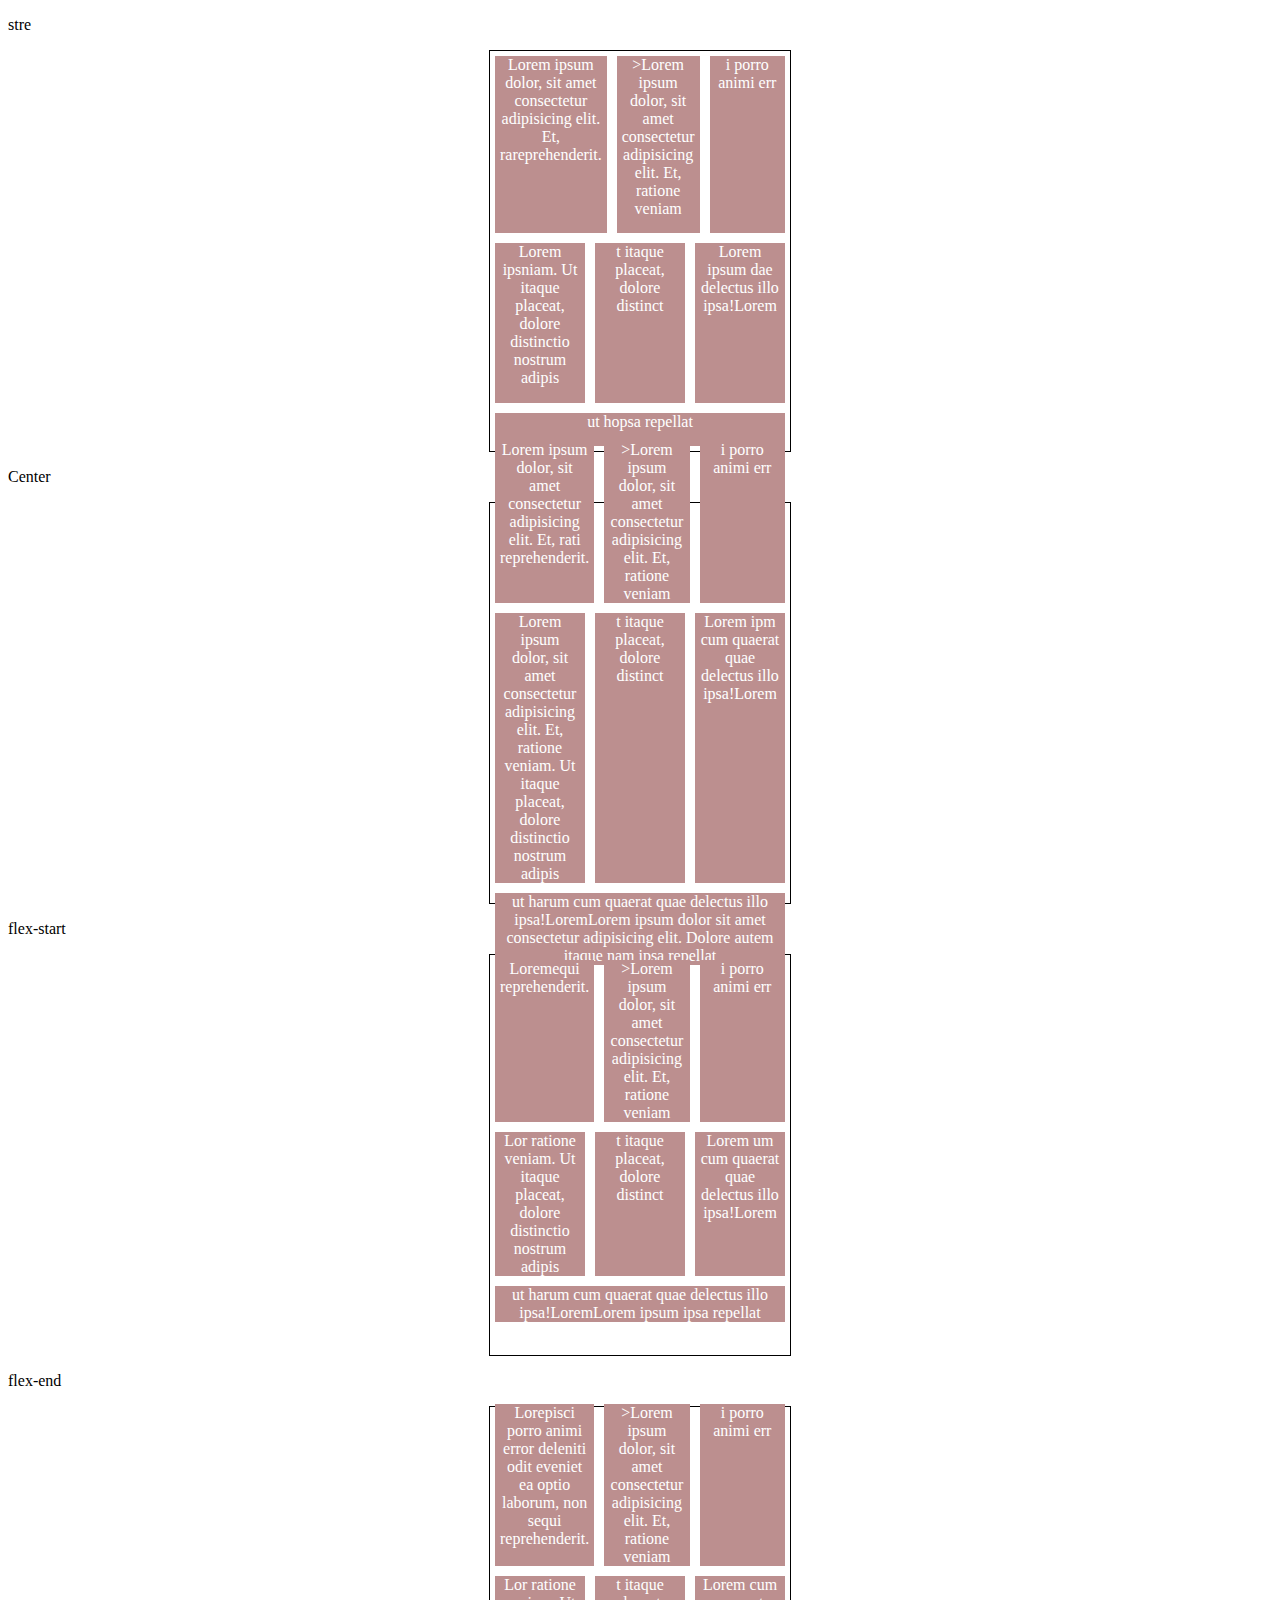
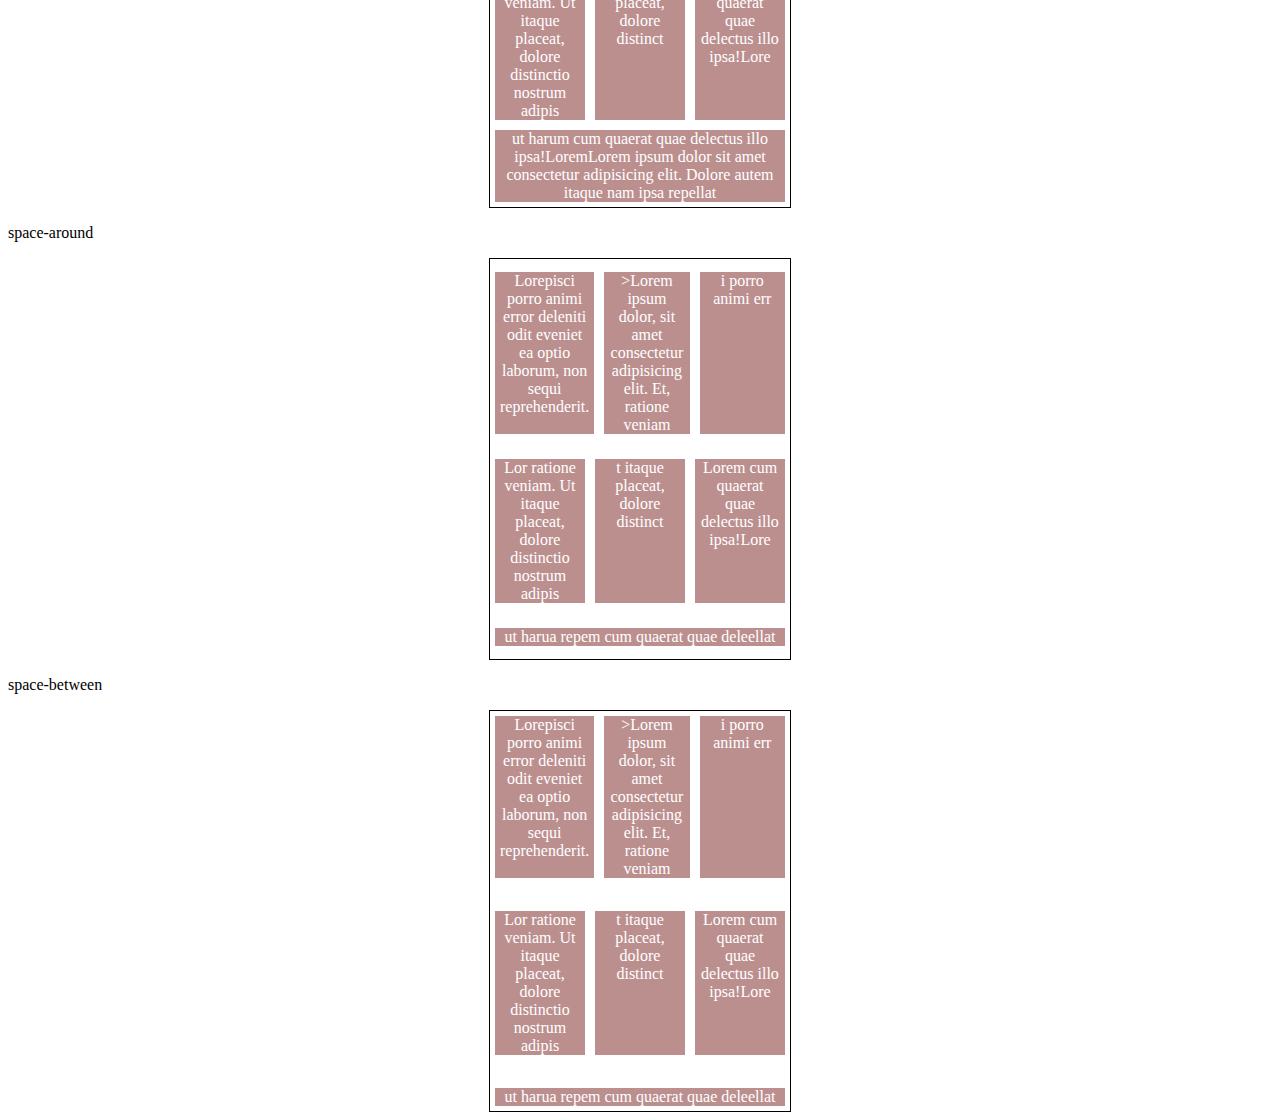
<file: Modulo2_HTML_CSS3_JS/aula2_fundamentos_flexbox/6-align-content.html>
<!DOCTYPE html>
<html lang="en">
<head>
    <meta charset="UTF-8">
    <meta http-equiv="X-UA-Compatible" content="IE=edge">
    <meta name="viewport" content="width=device-width, initial-scale=1.0">
    <title>Fundamentos align-content</title>
    <style>
        .container{
            height: 400px;
            max-width: 300px;
            margin: 0 auto;
            display: flex;
            flex-wrap: wrap;
            border: 1px solid black;
        }
        .item{
            background-color: rosybrown;
            padding: 0 5px;
            flex: 1;
            text-align: center;
            color: white;
            margin: 5px;
        }
        .stretch{
            align-items: stretch;
        }

        .center{
            align-content: center;
        }

        .flex-start{
            align-content: flex-start;
        }
        .flex-end{
            align-content: flex-end;
        }
        .space-around{
            align-content: space-around;
        }
        .space-between{
            align-content: space-between;
        }
    </style>
</head>
<body>
    <p>stre</p>
    <div class="container stretch">
        <div class="item">Lorem ipsum dolor, sit amet consectetur adipisicing elit. Et, rareprehenderit.</div>
        <div class="item">>Lorem ipsum dolor, sit amet consectetur adipisicing elit. Et, ratione veniam</div>
        <div class="item">i porro animi err</div>
        <div class="item">Lorem ipsniam. Ut itaque placeat, dolore distinctio nostrum adipis</div>
        <div class="item">t itaque placeat, dolore distinct</div>
        <div class="item">Lorem ipsum dae delectus illo ipsa!Lorem</div>
        <div class="item"> ut hopsa repellat</div>
    </div>

    <p>Center</p>
    <div class="container center">
        <div class="item">Lorem ipsum dolor, sit amet consectetur adipisicing elit. Et, rati reprehenderit.</div>
        <div class="item">>Lorem ipsum dolor, sit amet consectetur adipisicing elit. Et, ratione veniam</div>
        <div class="item">i porro animi err</div>
        <div class="item">Lorem ipsum dolor, sit amet consectetur adipisicing elit. Et, ratione veniam. Ut itaque placeat, dolore distinctio nostrum adipis</div>
        <div class="item">t itaque placeat, dolore distinct</div>
        <div class="item">Lorem ipm cum quaerat quae delectus illo ipsa!Lorem</div>
        <div class="item"> ut harum cum quaerat quae delectus illo ipsa!LoremLorem ipsum dolor sit amet consectetur adipisicing elit. Dolore autem itaque nam ipsa repellat</div>
    </div>

    
    <p>flex-start</p>
    <div class="container flex-start">
        <div class="item">Loremequi reprehenderit.</div>
        <div class="item">>Lorem ipsum dolor, sit amet consectetur adipisicing elit. Et, ratione veniam</div>
        <div class="item">i porro animi err</div>
        <div class="item">Lor  ratione veniam. Ut itaque placeat, dolore distinctio nostrum adipis</div>
        <div class="item">t itaque placeat, dolore distinct</div>
        <div class="item">Lorem um cum quaerat quae delectus illo ipsa!Lorem</div>
        <div class="item"> ut harum cum quaerat quae delectus illo ipsa!LoremLorem ipsum  ipsa repellat</div>
    </div>

    <p>flex-end</p>
    <div class="container flex-end">
        <div class="item">Lorepisci porro animi error deleniti odit eveniet ea optio laborum, non sequi reprehenderit.</div>
        <div class="item">>Lorem ipsum dolor, sit amet consectetur adipisicing elit. Et, ratione veniam</div>
        <div class="item">i porro animi err</div>
        <div class="item">Lor ratione veniam. Ut itaque placeat, dolore distinctio nostrum adipis</div>
        <div class="item">t itaque placeat, dolore distinct</div>
        <div class="item">Lorem  cum quaerat quae delectus illo ipsa!Lore</div>
        <div class="item"> ut harum cum quaerat quae delectus illo ipsa!LoremLorem ipsum dolor sit amet consectetur adipisicing elit. Dolore autem itaque nam ipsa repellat</div>
    </div>

    <p>space-around</p>
    <div class="container space-around">
        <div class="item">Lorepisci porro animi error deleniti odit eveniet ea optio laborum, non sequi reprehenderit.</div>
        <div class="item">>Lorem ipsum dolor, sit amet consectetur adipisicing elit. Et, ratione veniam</div>
        <div class="item">i porro animi err</div>
        <div class="item">Lor ratione veniam. Ut itaque placeat, dolore distinctio nostrum adipis</div>
        <div class="item">t itaque placeat, dolore distinct</div>
        <div class="item">Lorem  cum quaerat quae delectus illo ipsa!Lore</div>
        <div class="item"> ut harua repem  cum quaerat quae deleellat</div>
    </div>

    <p>space-between</p>
    <div class="container space-between">
        <div class="item">Lorepisci porro animi error deleniti odit eveniet ea optio laborum, non sequi reprehenderit.</div>
        <div class="item">>Lorem ipsum dolor, sit amet consectetur adipisicing elit. Et, ratione veniam</div>
        <div class="item">i porro animi err</div>
        <div class="item">Lor ratione veniam. Ut itaque placeat, dolore distinctio nostrum adipis</div>
        <div class="item">t itaque placeat, dolore distinct</div>
        <div class="item">Lorem  cum quaerat quae delectus illo ipsa!Lore</div>
        <div class="item"> ut harua repem  cum quaerat quae deleellat</div>
    </div>
</body>
</html>
</file>
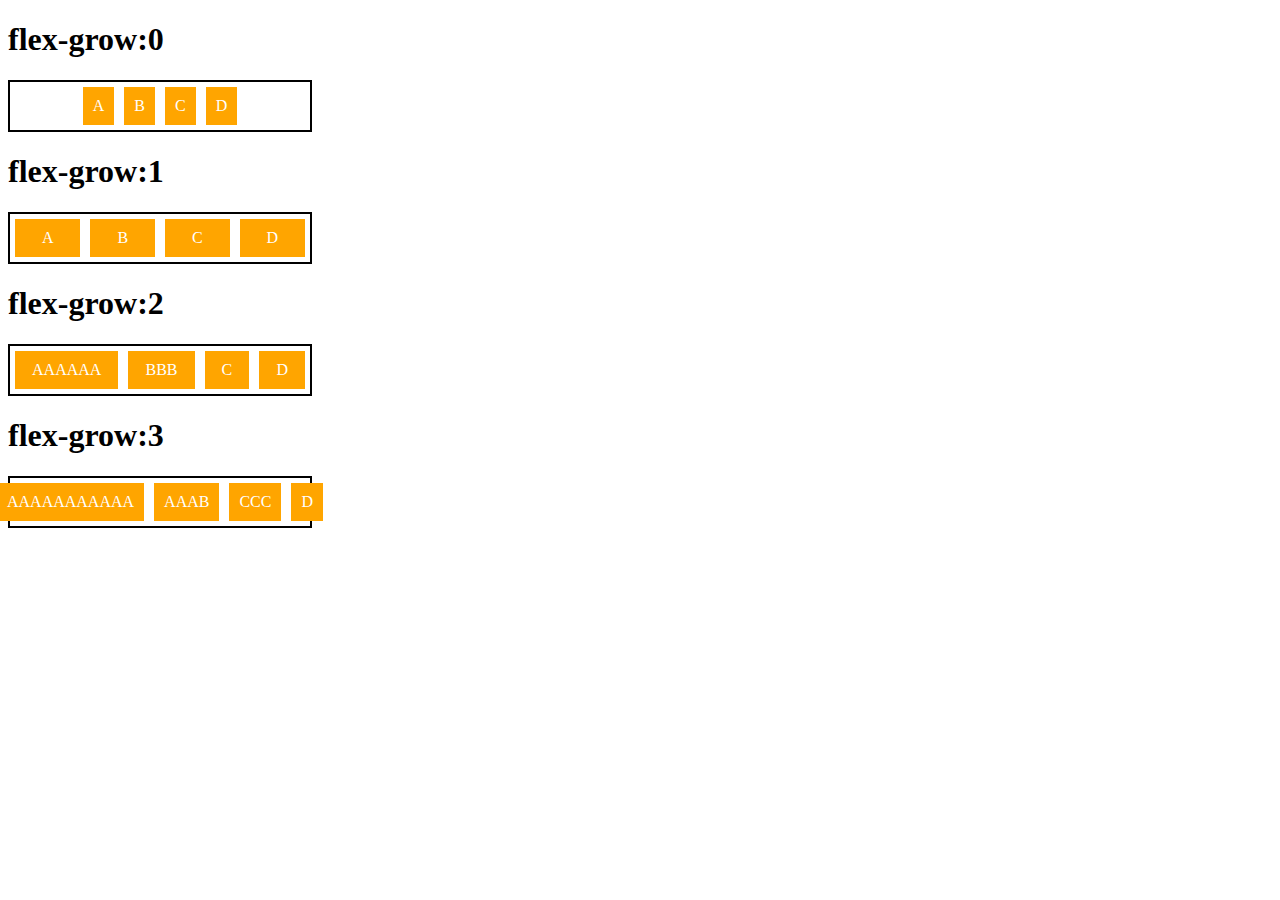
<file: Modulo2_HTML_CSS3_JS/aula2_fundamentos_flexbox/7-flex-grow.html>
<!DOCTYPE html>
<html lang="en">
<head>
    <meta charset="UTF-8">
    <meta http-equiv="X-UA-Compatible" content="IE=edge">
    <meta name="viewport" content="width=device-width, initial-scale=1.0">
    <title>Fundamentos - flex-grow</title>
    <style>
        .flex-container{
            display: flex;
            border: 2px solid black;
            max-width: 300px;
            margin-bottom: 20px;
            justify-content: center;
        }

        .item{
            background-color: orange;
            margin: 5px;
            padding: 10px;
            text-align: center;
            color: white;
        }
        .fg-0{
            flex-grow: 0;
        }
        .fg-1{
            flex-grow: 1;
        }
        .fg-2{
            flex-grow: 2;
        }
        .fg-3{
            flex-grow: 3;
        }
    </style>
</head>
<body>
    <h1>flex-grow:0</h1>
    <din class="flex-container">
        <div class="item fg-0">A</div>
        <div class="item fg-0">B</div>
        <div class="item fg-0">C</div>
        <div class="item fg-0">D</div>
    </din>

    <h1>flex-grow:1</h1>
    <din class="flex-container">
        <div class="item fg-1">A</div>
        <div class="item fg-1">B</div>
        <div class="item fg-1">C</div>
        <div class="item fg-1">D</div>
    </din>

    <h1>flex-grow:2</h1>
    <din class="flex-container">
        <div class="item fg-2">AAAAAA</div>
        <div class="item fg-2">BBB</div>
        <div class="item fg-2">C</div>
        <div class="item fg-2">D</div>
    </din>

    <h1>flex-grow:3</h1>
    <din class="flex-container">
        <div class="item fg-3">AAAAAAAAAAA</div>
        <div class="item fg-3">AAAB</div>
        <div class="item fg-3">CCC</div>
        <div class="item fg-3">D</div>
    </din>
</body>
</html>
</file>
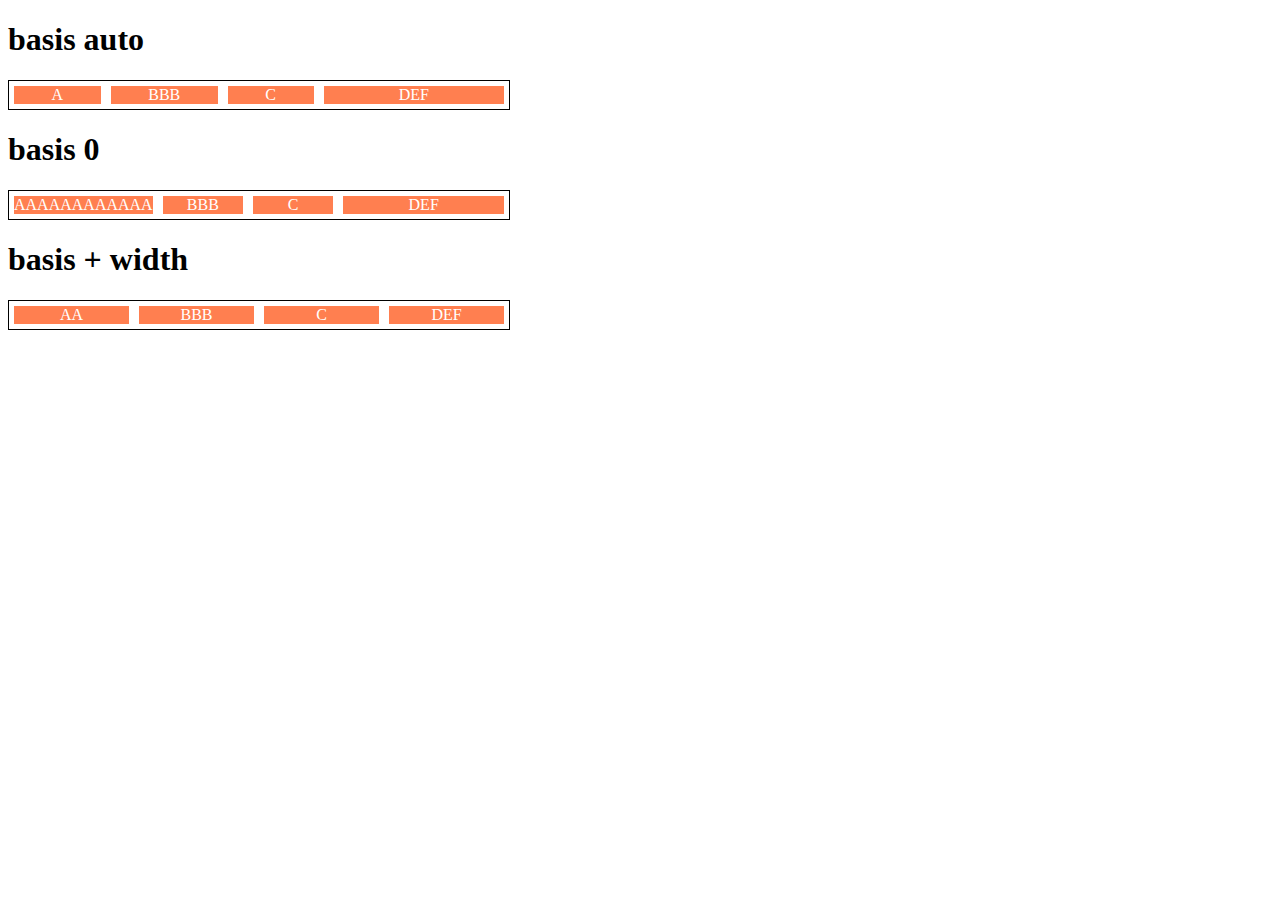
<file: Modulo2_HTML_CSS3_JS/aula2_fundamentos_flexbox/8-flex-basis.html>
<!DOCTYPE html>
<html lang="en">
<head>
    <meta charset="UTF-8">
    <meta http-equiv="X-UA-Compatible" content="IE=edge">
    <meta name="viewport" content="width=device-width, initial-scale=1.0">
    <title>Fundamentos flex-basis</title>

    <style>
        .flex-container{
            max-width: 500px;
            border: 1px solid black;
            display: flex;
        }

        .item{
            background-color: coral;
            color: white;
            text-align: center;
            margin: 5px;
        }

        .bauto{
            flex-basis: auto;

        }
        .b-0{
            flex-basis: 0;
        }
        .fg-0{
            flex-grow: 0;
        }
        .fg-1{
            flex-grow: 1;
        }

        .fg-2{
            flex-grow: ;
        }

        .fg-2{
            flex-grow: 2;
        }
        .w100{
            flex-basis: 100px;
        }
    </style>
</head>
<body>
    <h1>basis auto</h1>
    <div class="flex-container">
        <div class="item bauto fg-1">A</div>
        <div class="item bauto fg-1">BBB</div>
        <div class="item bauto fg-1">C</div>
        <div class="item bauto fg-2">DEF</div>
    </div>

    <h1>basis 0</h1>
    <div class="flex-container">
        <div class="item b-0 fg-1">AAAAAAAAAAAA</div>
        <div class="item b-0 fg-1">BBB</div>
        <div class="item b-0 fg-1">C</div>
        <div class="item b-0 fg-2">DEF</div>
    </div>

    <h1>basis + width</h1>
    <div class="flex-container">
        <div class="item w100 fg-2">AA</div>
        <div class="item w100 fg-2">BBB</div>
        <div class="item w100 fg-2">C</div>
        <div class="item w100 fg-2">DEF</div>
    </div>
</body>
</html>
</file>
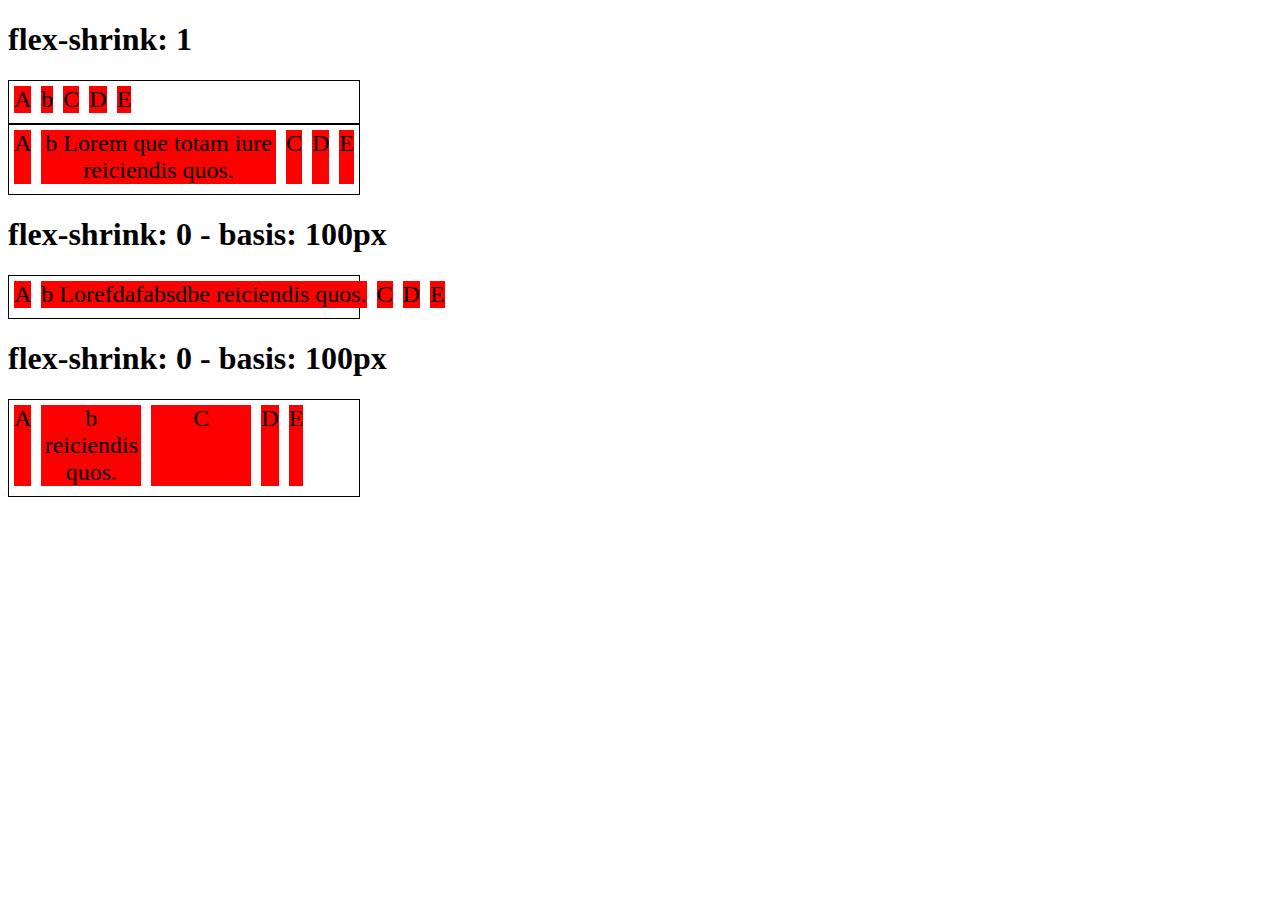
<file: Modulo2_HTML_CSS3_JS/aula2_fundamentos_flexbox/9-flex-shrink.html>
<!DOCTYPE html>
<html lang="en">
<head>
    <meta charset="UTF-8">
    <meta http-equiv="X-UA-Compatible" content="IE=edge">
    <meta name="viewport" content="width=device-width, initial-scale=1.0">
    <title>Feundamentos flex shrink</title>

    <style>

        .flex-container{
            display: flex;
            border: 1px solid black;
            max-width: 350px;

        }

        .item{
            margin: 5px;
            background-color: red;
            font-size: 24px;
            text-align: center;
            margin-bottom: 10px;
        }
        .s-0{
            flex-shrink: 0;
            
        }
        .s-1{
            flex-shrink: 1;
        }
        .s-2{
            flex-shrink: 2;
            flex-basis: 100px;
        }
        .s-3{
            flex-shrink: 3;
        }
        .fg-0{
            flex-grow: 1;
        }
        .fg-0{
            flex-grow: 1;
        }
    </style>
</head>
<body>
    <h1>flex-shrink: 1</h1>
    <div class="flex-container">
        <div class="item s-1 fg-1">A</div>
        <div class="item s-1 fg-1">b</div>
        <div class="item s-1 fg-1">C</div>
        <div class="item s-1 fg-1">D</div>
        <div class="item s-1 fg-1">E</div>
    </div>

    <div class="flex-container">
        <div class="item s-1 fg-1">A</div>
        <div class="item s-1 fg-1">b Lorem que totam iure reiciendis quos.</div>
        <div class="item s-1 fg-1">C</div>
        <div class="item s-1 fg-1">D</div>
        <div class="item s-1 fg-1">E</div>
    </div>

    <h1>flex-shrink: 0 - basis: 100px</h1>
    <div class="flex-container">
        <div class="item s-0 ">A</div>
        <div class="item s-0 ">b Lorefdafabsdbe reiciendis quos.</div>
        <div class="item s-0 fg">C</div>
        <div class="item s-0 ">D</div>
        <div class="item s-0 ">E</div>
    </div>

    <h1>flex-shrink: 0 - basis: 100px</h1>
    <div class="flex-container">
        <div class="item s-0 ">A</div>
        <div class="item s-2 ">b  reiciendis quos.</div>
        <div class="item s-2 fg">C</div>
        <div class="item s-3 ">D</div>
        <div class="item s-0 ">E</div>
    </div>
</body>
</html>
</file>
<file: Modulo2_HTML_CSS3_JS/instagram-recriando/style.css>
*{
    padding: 0;
    margin: 0;
    box-sizing: border-box;
    text-decoration: none;
    font-family: sans-serif;
    font-size: 14px;
}

body{
    width: 100%;
    min-width: 100vh;
    background-color: rgb(243,243,243);
    margin: 0;
    padding: 0;
    display: flex;
    justify-content: center;
}

.instagram-wrapper{
    display: flex;
    align-items: center;
    justify-content: start;
    width: 60%;
    height: 100vh;
}

.instagram-phone{
    display: flex;
    align-items: center;
    justify-content: center;
    width: 50%;
}

.instagram-phone img{
    height: 50rem;
}

.instagram-continue{
    display: flex;
    align-items: center; /*horizontal*/
    justify-content: space-around;/* vertical*/
    flex-direction: column;
    width: 50%;
    min-height: 34rem;
}

.group{
    display: flex;
    justify-content: space-between;
    align-items: center;
    flex-direction: column;
    background-color: white;
    width: 100%;
    padding: 1.3rem 0;
    border: 1px solid lightgray;
}

.group:nth-child(1){
    min-height: 19rem;
}

.instagram-logo{
    height: 3rem;
}

.profile-photo{
    display: flex;
    justify-content: center;
    align-items: center;
    border-radius: 60%;
    overflow: hidden;
}

.profile-photo img{
    height: 6rem;
}

.instagram-login{
    background-color: #0095f6;
    color: white;
    padding: 8px;
    border-radius: 4px;
}

.instagram-logout{
    color: #0095f6;
    margin-top: 1rem;
}

.not-acount{
    color: rgb(160,160,160);

}

.link-blue{
    color: #0095f6;
}

.get-the-app{
    display:flex;
    flex-direction: column;
    align-items: center;
    justify-content: center;
    width: 100%;
    padding: 1.3rem;

}

.download{
    display: flex;
    width: 100%;
    justify-content: space-evenly;
    align-items: center;
    padding: 1rem;
}

.app-download{
    height: 3rem;
    width: 10rem;
    background-size: cover;

}


.app-download:nth-child(1){
    background-image: url('./img/apple-button.png');
}

.app-download:nth-child(2){
    background-image: url('./img/google-play-button.png');
}

/* media queries */

@media(max-width: 1024px){
    .instagram-wrapper{
        width: 90%;
    }
}

@media(max-width: 650px){
    body{
        background-color: white;
    }

    .instagram-wrapper{
        width: 90%;
    }

    .instagram-phone{
        display: none;
    }

    .instagram-continue{
        width: 100%;
    }

    .group{
        border: 1px solid transparent;
    }
}
</file>
<file: Modulo2_HTML_CSS3_JS/aula3_flex_projeto/project-flexbox-dio/flex-projeto/style.css>
*{
    margin: 0;
    padding: 0;
    font-family: 'Open Sans', sans-serif;
}

ul{
    list-style: none;
    margin: 0;
    padding: 0;
}

ul li a{
    text-decoration: none;
}

div img{
    display: block;
    width: 100%;
}

.flex-container{
    display: flex;
    max-width: 992px;
    margin: auto;
    width: 100%;
    min-width: 320px;
    /*padding: 10px 15px;*/
}

header{
    background-color: darkblue;
    height: 100px;
    display: flex;
    align-items: center;
    color: white;
}

header .list-items{
    display: flex;
    max-width: 260px;
    width: 100%;
    justify-content: space-between; 
    align-items: center;
}

.list-items{
    color: white;
}

.menu{
    color: white;
}

header .menu{
    justify-content: space-between;
    
}

.apresentacao{
    height: 100vh;
    align-items: center;
    justify-content: space-between;
}


.texto-apresentacao h1{
    color: darkblue;
    font-size: 48px;
    margin: 10px;
}

.btn{
    background-color: darkblue;
    color: white;
    text-align: center;
    border-radius: 30px;
    width: 220px;
    display: block;
    text-decoration: none;
    height: 50px;
    line-height: 50px;
    margin: 10px;
    margin-bottom: 10px;
}

#quem-somos{
    flex-direction: row-reverse;
    align-items: center;
    justify-content: space-between;
}

#quem-somos h2{
    font-size: 32px;
    color: darkblue;
    display: flex;
    margin-bottom: 20px;
}

#quem-somos h2::before{
    content: "";
    height: 50px;
    width: 5px;
    margin-right: 5px;
    background-color: darkblue;
    position: relative;

}

#quem-somos p{
    margin-bottom: 10px;
    width: 90%;
}

#quem-somos img{
    width: 420px;
}

.container-externo{
    background-color: darkblue;
    width: 100%;
}

#servicos{
    flex-direction: column;
    padding-top: 50px;
    padding-bottom: 100px;

}

#servicos h2{
    color: white;
    font-size: 32px;
    margin-bottom: 20px;
}

.list-servicos{
    display: flex;
    justify-content: space-between;
}

.list-servicos .item-servico{
    text-align: center;
}

.item-servico a{
    width: 220;
    background-color: white;
    border-radius: 30px;
    height: 50px;
    text-align: center;
    margin-top: 20px;
    line-height: 50px;
    padding: 5px 10px;
    color: darkblue;
    font-size: 12px;
    text-decoration: none;
    font-weight: 700;

}

.item-servico p{
    font-weight: 700;
    font-size: 18px;
    color: #ffff;
    margin-top: 20px;
}

.item-servico img{
    width: 80%;
    margin: auto;
}

#planos{
    flex-direction: column;
    min-height: 100vh;
    padding-top: 50px;
}

#planos h2{
    font-size: 32px;
}

.list-planos{
    display: flex;
    align-items: flex-end;
}

.item-plano{
    flex: 1;
    border: 3px solid darkblue;
    margin-right: 20px;
    padding: 10px;
    max-width: 240px;
    margin-bottom: 20px;
}

.item-plano .btn{
    margin: auto;
    margin-bottom: 20px;
    justify-content: space-between;
}

.item-plano h3{
    font-size: 24px;
    display: flex;
    flex-direction: column;
    text-align: center;
    margin-top: 20px;
}

.item-plano h3::after{
    content: "";
    background-color: darkblue;
    width: 100%;
    height: 3px;
    margin-top: 20px;
    margin-bottom: 10px;
}

.item-plano ul{
    padding: 10px 20px;
    display: flex;
    flex-direction: column;
    margin-bottom: 10px;
}

.item-plano ul li{
    display: flex;
    flex-wrap: nowrap;
    align-items: center;

}

.item-plano ul li::before{
    content: "";
    width: 10px;
    height: 10px;
    background-color: darkblue;
    margin-right: 5px;
}

footer{
    background-color: darkblue;
    height: 70px;
    display: flex;
    align-items: center;
}

footer .footer{
    justify-content: space-between;
    color: white;
}

/*mobile*/
@media(max-width: 992px){
    .flex-container{
        flex-direction: column;
    }

    .apresentacao{
        flex-direction: column-reverse;
    }

    .apresentacao .texto-apresentacao{
        width: 100%;
    }

    #quem-somos{
        flex-direction: column-reverse;
    }

    #quem-somos img{
        min-width: 320px;
        margin: auto;
    }
    
    .list-servicos{
        flex-direction: column;
    }

    .item-servico img{
        width: 50%;
        margin: auto;
    }

    .list-planos{
        flex-direction: column;
        align-items: flex-start;
        margin-bottom: 20px;
    }

    .list-planos .item-plano{
        max-width: 90%;
        margin: auto;
        width: 100%;
        margin-bottom: 20px;
    }
}
</file>
